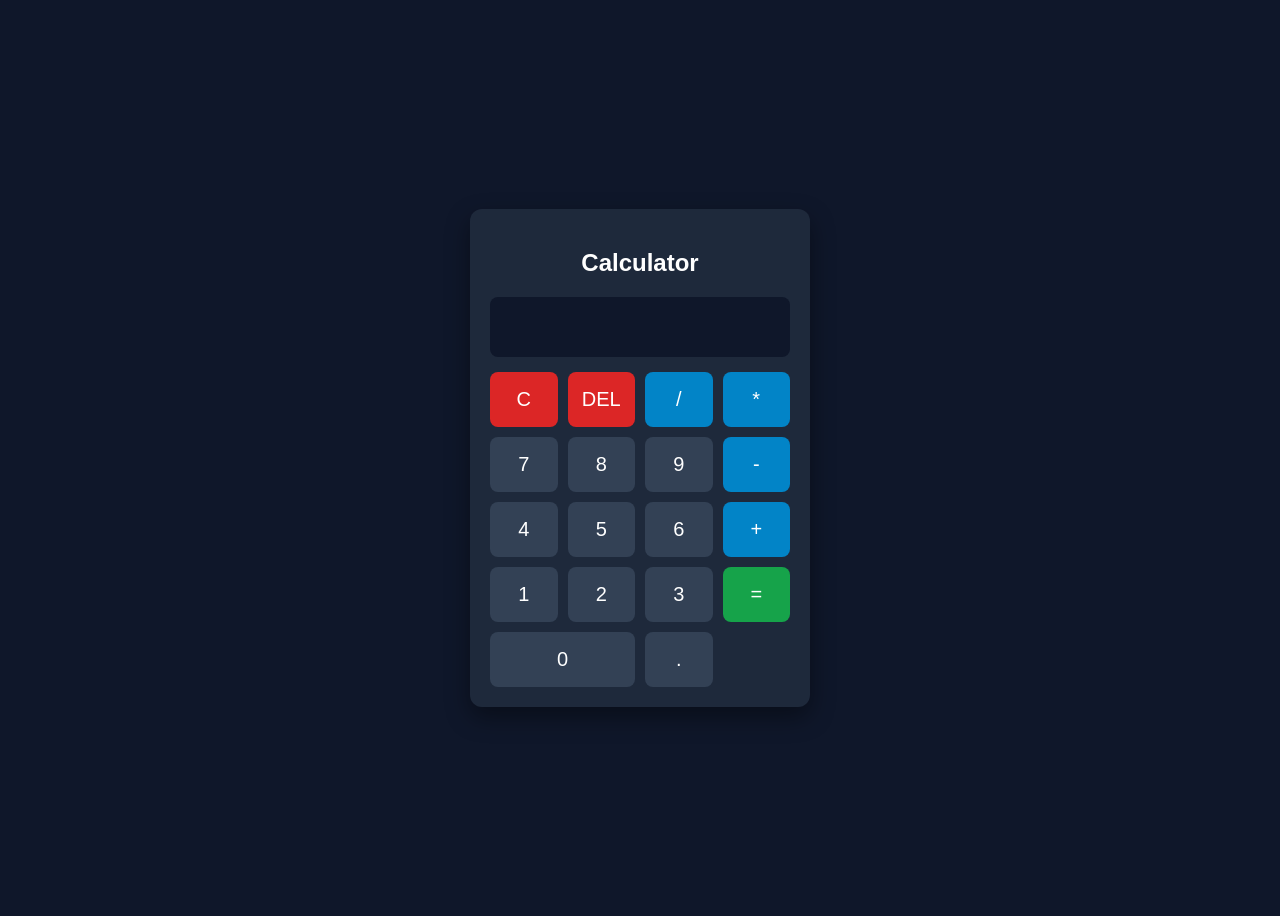
<file: index.html>
<!DOCTYPE html>
<html lang="en">
<head>
    <meta charset="UTF-8">
    <meta name="viewport" content="width=device-width, initial-scale=1.0">
    <title>Smart Calculator</title>
    <link rel="stylesheet" href="style.css">
</head>
<body>

<div class="calculator">
    <h2>Calculator</h2>

    <input type="text" id="display" disabled>

    <div class="buttons">
        <button data-value="C" class="action">C</button>
        <button data-value="DEL" class="action">DEL</button>
        <button data-value="/" class="operator">/</button>
        <button data-value="*" class="operator">*</button>

        <button data-value="7">7</button>
        <button data-value="8">8</button>
        <button data-value="9">9</button>
        <button data-value="-" class="operator">-</button>

        <button data-value="4">4</button>
        <button data-value="5">5</button>
        <button data-value="6">6</button>
        <button data-value="+" class="operator">+</button>

        <button data-value="1">1</button>
        <button data-value="2">2</button>
        <button data-value="3">3</button>
        <button data-value="=" class="equals">=</button>

        <button data-value="0" class="zero">0</button>
        <button data-value=".">.</button>
    </div>
</div>

<script src="index.js"></script>
</body>
</html>
</file>
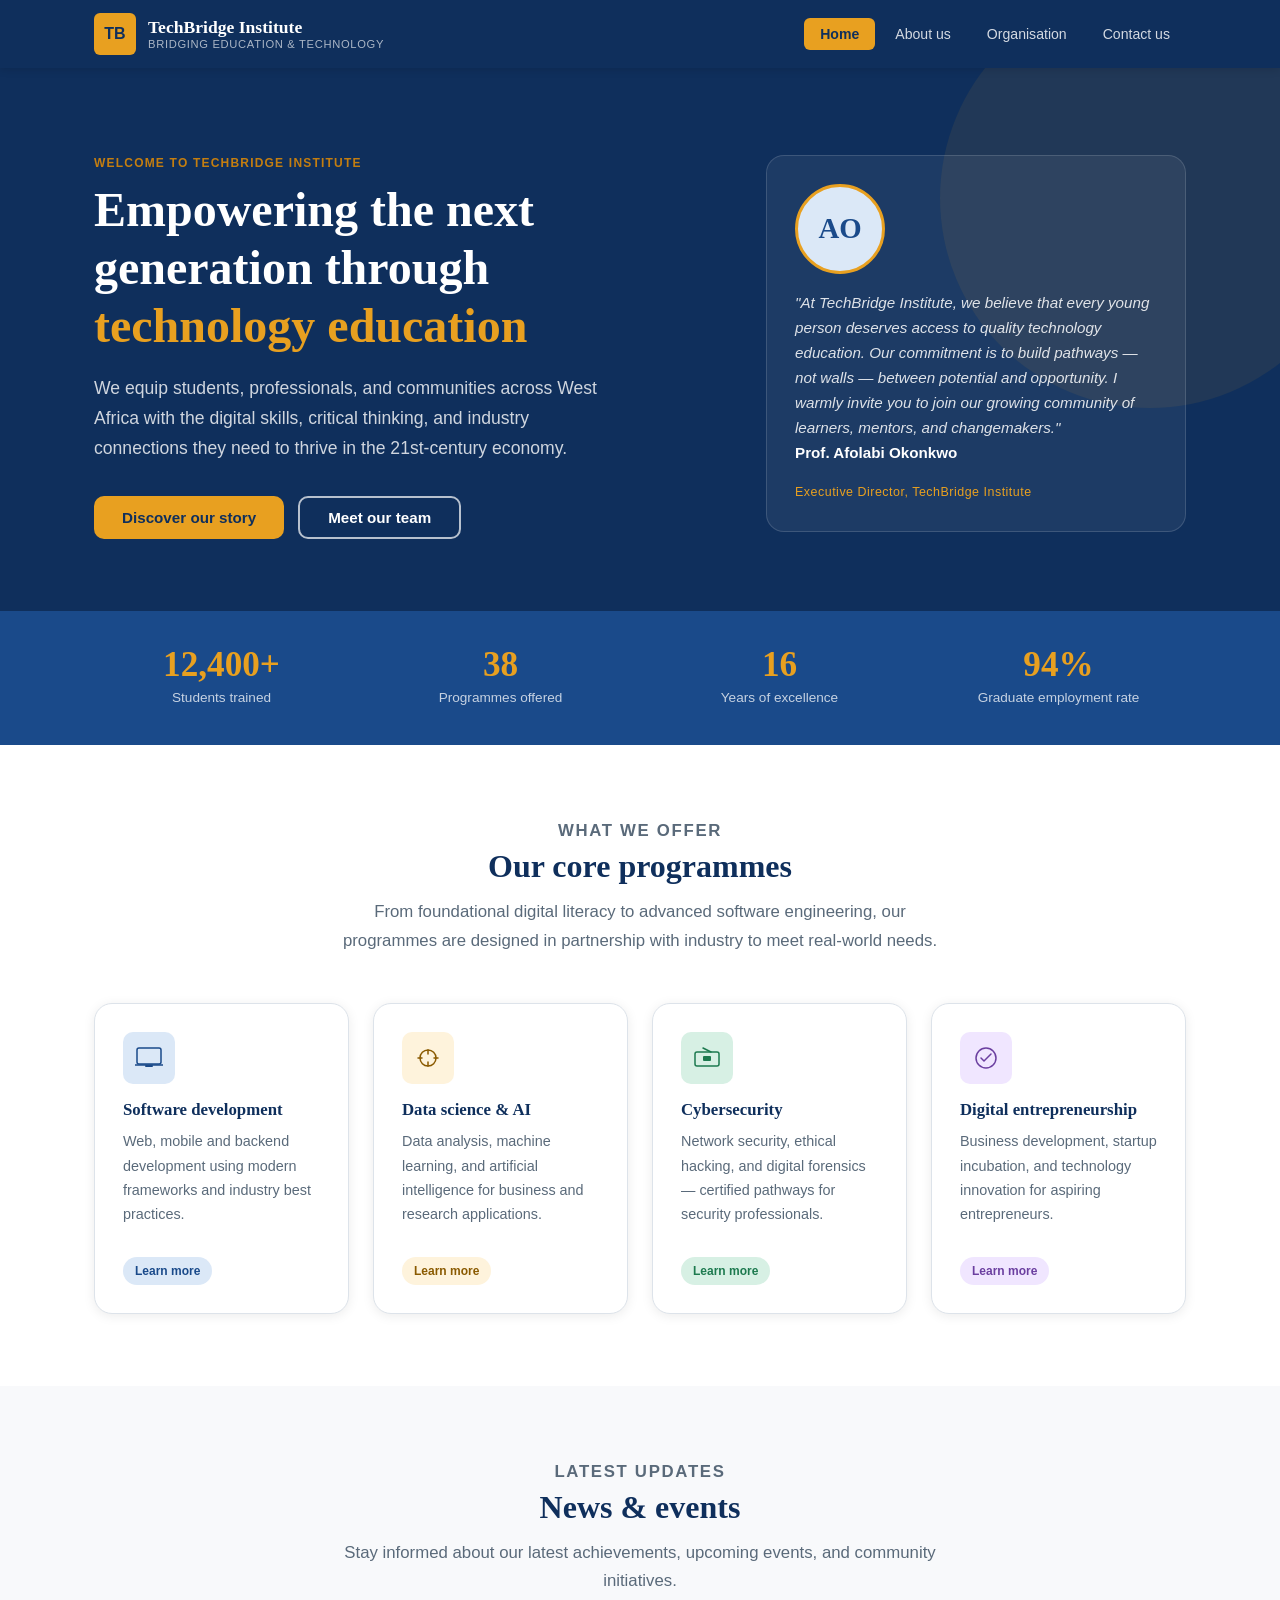
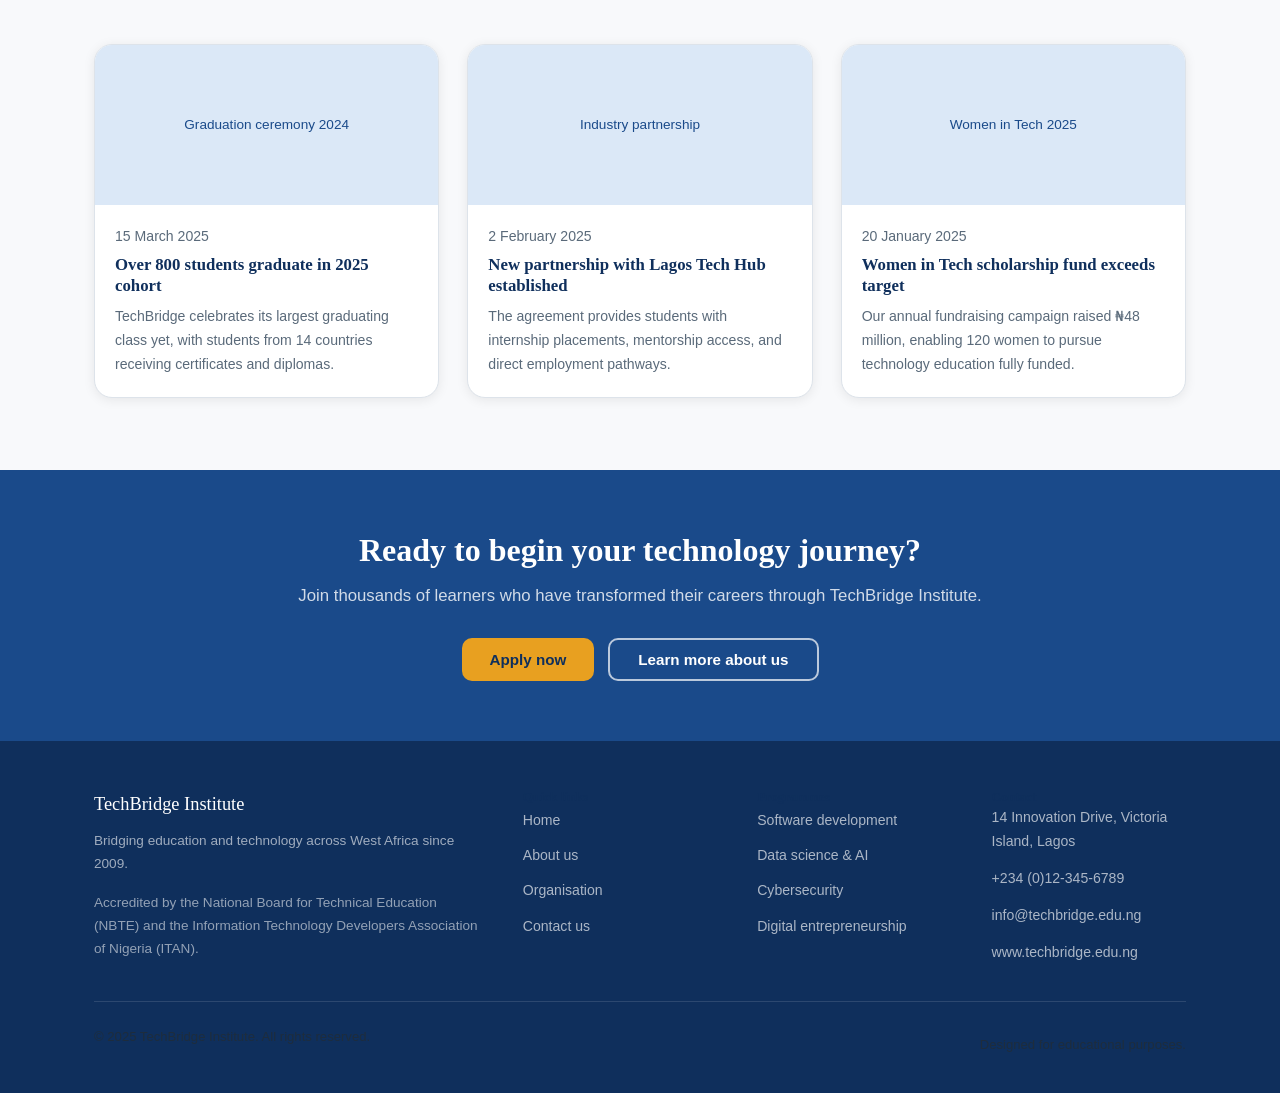
<file: techbridge/index.html>
<!DOCTYPE html>
<html lang="en">
<head>
  <!--
    TechBridge Institute — Home Page (index.html)
    ==============================================
    Purpose : Landing page featuring a welcome message from
              the Executive Director, key statistics, core
              programmes, and recent news highlights.
    Linked  : about.html | organization.html | contact.html
  -->
  <meta charset="UTF-8">
  <meta name="viewport" content="width=device-width, initial-scale=1.0">
  <meta name="description" content="TechBridge Institute — Bridging the gap between education and technology in Africa.">
  <title>TechBridge Institute | Home</title>
  <!-- Shared stylesheet -->
  <link rel="stylesheet" href="css/styles.css">
  <!-- Page-specific styles -->
  <style>
    /* ── Hero section ── */
    .hero {
      background: var(--color-primary-dk);
      color: #fff;
      padding: 80px 0 72px;
      position: relative;
      overflow: hidden;
    }

    /* Decorative geometric accent */
    .hero::after {
      content: '';
      position: absolute;
      right: -80px;
      top: -80px;
      width: 420px;
      height: 420px;
      border-radius: 50%;
      background: rgba(232, 160, 32, 0.08);
      pointer-events: none;
    }

    .hero-inner {
      display: grid;
      grid-template-columns: 1fr 420px;
      gap: 60px;
      align-items: center;
      position: relative;
      z-index: 1;
    }

    .hero-headline {
      font-family: var(--font-heading);
      font-size: clamp(2rem, 4vw, 3rem);
      color: #fff;
      line-height: 1.2;
      margin-bottom: 20px;
    }

    .hero-headline span { color: var(--color-accent); }

    .hero-lead {
      font-size: 1.1rem;
      color: rgba(255,255,255,0.8);
      margin-bottom: 32px;
      max-width: 520px;
    }

    .hero-actions { display: flex; gap: 14px; flex-wrap: wrap; }

    /* Director welcome card */
    .director-card {
      background: rgba(255,255,255,0.06);
      border: 1px solid rgba(255,255,255,0.14);
      border-radius: var(--radius-lg);
      padding: 28px;
    }

    .director-photo {
      width: 90px;
      height: 90px;
      border-radius: 50%;
      background: #dbe8f7;
      display: flex;
      align-items: center;
      justify-content: center;
      font-size: 1.8rem;
      font-weight: 700;
      color: var(--color-primary);
      font-family: var(--font-heading);
      border: 3px solid var(--color-accent);
      margin-bottom: 16px;
    }

    .director-quote {
      font-style: italic;
      color: rgba(255,255,255,0.85);
      font-size: 0.95rem;
      line-height: 1.65;
      margin-bottom: 16px;
    }

    .director-name {
      font-weight: 700;
      color: #fff;
      font-size: 0.95rem;
    }

    .director-title {
      font-size: 0.78rem;
      color: var(--color-accent);
      letter-spacing: 0.04em;
    }

    /* Programmes section */
    .programme-card {
      background: var(--color-surface);
      border-radius: var(--radius-lg);
      border: 1px solid var(--color-border);
      padding: 28px;
      box-shadow: var(--shadow-card);
      transition: transform 0.2s, box-shadow 0.2s;
    }

    .programme-card:hover {
      transform: translateY(-4px);
      box-shadow: 0 8px 24px rgba(0,0,0,0.1);
    }

    .prog-icon {
      width: 52px;
      height: 52px;
      border-radius: var(--radius-md);
      margin-bottom: 16px;
      display: flex;
      align-items: center;
      justify-content: center;
      font-size: 1.5rem;
    }

    .prog-icon-1 { background: #dbe8f7; }
    .prog-icon-2 { background: #fef3dc; }
    .prog-icon-3 { background: #d7f0e4; }
    .prog-icon-4 { background: #f0e6ff; }

    .programme-card h3 {
      margin-bottom: 8px;
      font-size: 1.05rem;
    }

    .programme-card p {
      font-size: 0.9rem;
      color: var(--color-text-muted);
    }

    /* News section */
    .news-card {
      background: var(--color-surface);
      border-radius: var(--radius-lg);
      border: 1px solid var(--color-border);
      overflow: hidden;
      box-shadow: var(--shadow-card);
    }

    .news-img {
      height: 160px;
      background: #dbe8f7;
      display: flex;
      align-items: center;
      justify-content: center;
      color: var(--color-primary);
      font-size: 0.85rem;
      font-weight: 500;
    }

    .news-body { padding: 20px; }

    .news-date {
      font-size: 0.75rem;
      color: var(--color-text-muted);
      margin-bottom: 6px;
    }

    .news-body h4 { margin-bottom: 8px; }
    .news-body p  { font-size: 0.88rem; color: var(--color-text-muted); }

    /* CTA banner */
    .cta-banner {
      background: var(--color-primary);
      color: #fff;
      padding: 60px 0;
      text-align: center;
    }

    .cta-banner h2 { color: #fff; margin-bottom: 12px; }
    .cta-banner p  { color: rgba(255,255,255,0.8); margin-bottom: 28px; font-size: 1.05rem; }

    @media (max-width: 900px) {
      .hero-inner { grid-template-columns: 1fr; }
      .director-card { display: none; } /* hidden on small screens; content preserved in hero text */
    }
  </style>
</head>
<body>

  <!-- ══════════════════════════════════════════
       SITE HEADER & NAVIGATION
       Sticky top bar with brand logo and
       links to all four pages.
  ══════════════════════════════════════════ -->
  <header class="site-header" role="banner">
    <div class="container nav-inner">
      <!-- Brand logo -->
      <a href="index.html" class="nav-logo" aria-label="TechBridge Institute — Home">
        <div class="nav-logo-icon" aria-hidden="true">TB</div>
        <div class="nav-logo-text">
          <span class="nav-logo-name">TechBridge Institute</span>
          <span class="nav-logo-tagline">Bridging Education &amp; Technology</span>
        </div>
      </a>

      <!-- Primary navigation -->
      <nav aria-label="Primary navigation">
        <ul class="nav-links">
          <li><a href="index.html"        class="active" aria-current="page">Home</a></li>
          <li><a href="about.html">About us</a></li>
          <li><a href="organization.html">Organisation</a></li>
          <li><a href="contact.html">Contact us</a></li>
        </ul>
      </nav>
    </div>
  </header>

  <!-- ══════════════════════════════════════════
       HERO — Welcome + Director message
  ══════════════════════════════════════════ -->
  <section class="hero" aria-labelledby="hero-heading">
    <div class="container hero-inner">
      <!-- Left: headline and CTAs -->
      <div class="hero-content">
        <p class="section-label">Welcome to TechBridge Institute</p>
        <h1 class="hero-headline" id="hero-heading">
          Empowering the next generation through <span>technology education</span>
        </h1>
        <p class="hero-lead">
          We equip students, professionals, and communities across West Africa with
          the digital skills, critical thinking, and industry connections they need to
          thrive in the 21st-century economy.
        </p>
        <div class="hero-actions">
          <a href="about.html"        class="btn btn-primary">Discover our story</a>
          <a href="organization.html" class="btn btn-outline">Meet our team</a>
        </div>
      </div>

      <!-- Right: Executive Director welcome card -->
      <aside class="director-card" aria-label="Welcome message from Executive Director">
        <!-- Director initials avatar (replace with real photo in production) -->
        <div class="director-photo" aria-hidden="true">AO</div>
        <blockquote>
          <p class="director-quote">
            "At TechBridge Institute, we believe that every young person deserves access to
            quality technology education. Our commitment is to build pathways — not walls —
            between potential and opportunity. I warmly invite you to join our growing
            community of learners, mentors, and changemakers."
          </p>
        </blockquote>
        <p class="director-name">Prof. Afolabi Okonkwo</p>
        <p class="director-title">Executive Director, TechBridge Institute</p>
      </aside>
    </div>
  </section>

  <!-- ══════════════════════════════════════════
       STATISTICS STRIP
  ══════════════════════════════════════════ -->
  <section class="stats-strip" aria-label="Key statistics">
    <div class="container">
      <div class="grid-4">
        <div>
          <p class="stat-number">12,400+</p>
          <p class="stat-label">Students trained</p>
        </div>
        <div>
          <p class="stat-number">38</p>
          <p class="stat-label">Programmes offered</p>
        </div>
        <div>
          <p class="stat-number">16</p>
          <p class="stat-label">Years of excellence</p>
        </div>
        <div>
          <p class="stat-number">94%</p>
          <p class="stat-label">Graduate employment rate</p>
        </div>
      </div>
    </div>
  </section>

  <!-- ══════════════════════════════════════════
       CORE PROGRAMMES
  ══════════════════════════════════════════ -->
  <section class="section bg-white" aria-labelledby="prog-heading">
    <div class="container">
      <div class="section-header">
        <p class="section-label">What we offer</p>
        <h2 id="prog-heading">Our core programmes</h2>
        <p>
          From foundational digital literacy to advanced software engineering, our
          programmes are designed in partnership with industry to meet real-world needs.
        </p>
      </div>

      <div class="grid-4">
        <!-- Programme 1 -->
        <article class="programme-card">
          <div class="prog-icon prog-icon-1" aria-hidden="true">
            <!-- Laptop icon shape -->
            <svg width="28" height="22" viewBox="0 0 28 22" fill="none" aria-hidden="true">
              <rect x="2" y="1" width="24" height="16" rx="2" stroke="#1a4a8a" stroke-width="1.5" fill="#dbe8f7"/>
              <path d="M0 18h28" stroke="#1a4a8a" stroke-width="1.5" stroke-linecap="round"/>
              <rect x="10" y="18" width="8" height="2" rx="1" fill="#1a4a8a"/>
            </svg>
          </div>
          <h3>Software development</h3>
          <p>Web, mobile and backend development using modern frameworks and industry best practices.</p>
          <a href="about.html" class="badge badge-blue" style="margin-top:14px; display:inline-block;">Learn more</a>
        </article>

        <!-- Programme 2 -->
        <article class="programme-card">
          <div class="prog-icon prog-icon-2" aria-hidden="true">
            <svg width="28" height="24" viewBox="0 0 28 24" fill="none" aria-hidden="true">
              <circle cx="14" cy="12" r="8" stroke="#8a5a00" stroke-width="1.5" fill="#fef3dc"/>
              <path d="M14 4v4M14 16v4M4 12h4M20 12h4" stroke="#8a5a00" stroke-width="1.5" stroke-linecap="round"/>
            </svg>
          </div>
          <h3>Data science &amp; AI</h3>
          <p>Data analysis, machine learning, and artificial intelligence for business and research applications.</p>
          <a href="about.html" class="badge badge-amber" style="margin-top:14px; display:inline-block;">Learn more</a>
        </article>

        <!-- Programme 3 -->
        <article class="programme-card">
          <div class="prog-icon prog-icon-3" aria-hidden="true">
            <svg width="28" height="24" viewBox="0 0 28 24" fill="none" aria-hidden="true">
              <rect x="2" y="6" width="24" height="14" rx="2" stroke="#1d7a4f" stroke-width="1.5" fill="#d7f0e4"/>
              <path d="M10 2l8 4" stroke="#1d7a4f" stroke-width="1.5" stroke-linecap="round"/>
              <rect x="10" y="10" width="8" height="5" rx="1" fill="#1d7a4f"/>
            </svg>
          </div>
          <h3>Cybersecurity</h3>
          <p>Network security, ethical hacking, and digital forensics — certified pathways for security professionals.</p>
          <a href="about.html" class="badge badge-green" style="margin-top:14px; display:inline-block;">Learn more</a>
        </article>

        <!-- Programme 4 -->
        <article class="programme-card">
          <div class="prog-icon prog-icon-4" aria-hidden="true">
            <svg width="28" height="24" viewBox="0 0 28 24" fill="none" aria-hidden="true">
              <circle cx="14" cy="12" r="10" stroke="#6b3fa0" stroke-width="1.5" fill="#f0e6ff"/>
              <path d="M9 12l3 3 7-7" stroke="#6b3fa0" stroke-width="1.5" stroke-linecap="round" stroke-linejoin="round"/>
            </svg>
          </div>
          <h3>Digital entrepreneurship</h3>
          <p>Business development, startup incubation, and technology innovation for aspiring entrepreneurs.</p>
          <a href="about.html" class="badge" style="background:#f0e6ff;color:#6b3fa0;margin-top:14px;display:inline-block;">Learn more</a>
        </article>
      </div>
    </div>
  </section>

  <!-- ══════════════════════════════════════════
       RECENT NEWS
  ══════════════════════════════════════════ -->
  <section class="section bg-light" aria-labelledby="news-heading">
    <div class="container">
      <div class="section-header">
        <p class="section-label">Latest updates</p>
        <h2 id="news-heading">News &amp; events</h2>
        <p>Stay informed about our latest achievements, upcoming events, and community initiatives.</p>
      </div>

      <div class="grid-3">
        <!-- News item 1 -->
        <article class="news-card">
          <div class="news-img" aria-label="Students at graduation ceremony">
            <span>Graduation ceremony 2024</span>
          </div>
          <div class="news-body">
            <p class="news-date">15 March 2025</p>
            <h4>Over 800 students graduate in 2025 cohort</h4>
            <p>TechBridge celebrates its largest graduating class yet, with students from 14 countries receiving certificates and diplomas.</p>
          </div>
        </article>

        <!-- News item 2 -->
        <article class="news-card">
          <div class="news-img" aria-label="Partnership signing event">
            <span>Industry partnership</span>
          </div>
          <div class="news-body">
            <p class="news-date">2 February 2025</p>
            <h4>New partnership with Lagos Tech Hub established</h4>
            <p>The agreement provides students with internship placements, mentorship access, and direct employment pathways.</p>
          </div>
        </article>

        <!-- News item 3 -->
        <article class="news-card">
          <div class="news-img" aria-label="Women in Tech workshop">
            <span>Women in Tech 2025</span>
          </div>
          <div class="news-body">
            <p class="news-date">20 January 2025</p>
            <h4>Women in Tech scholarship fund exceeds target</h4>
            <p>Our annual fundraising campaign raised ₦48 million, enabling 120 women to pursue technology education fully funded.</p>
          </div>
        </article>
      </div>
    </div>
  </section>

  <!-- ══════════════════════════════════════════
       CALL TO ACTION BANNER
  ══════════════════════════════════════════ -->
  <section class="cta-banner" aria-labelledby="cta-heading">
    <div class="container">
      <h2 id="cta-heading">Ready to begin your technology journey?</h2>
      <p>Join thousands of learners who have transformed their careers through TechBridge Institute.</p>
      <div style="display:flex; gap:14px; justify-content:center; flex-wrap:wrap;">
        <a href="contact.html" class="btn btn-primary">Apply now</a>
        <a href="about.html"   class="btn btn-outline">Learn more about us</a>
      </div>
    </div>
  </section>

  <!-- ══════════════════════════════════════════
       SITE FOOTER
  ══════════════════════════════════════════ -->
  <footer class="site-footer" role="contentinfo">
    <div class="container">
      <div class="footer-grid">
        <!-- Column 1 — brand -->
        <div>
          <p class="footer-brand-name">TechBridge Institute</p>
          <p class="footer-tagline">Bridging education and technology across West Africa since 2009.</p>
          <p style="font-size:0.85rem; color:rgba(255,255,255,0.55);">Accredited by the National Board for Technical Education (NBTE) and the Information Technology Developers Association of Nigeria (ITAN).</p>
        </div>

        <!-- Column 2 — quick links -->
        <div>
          <h5>Quick links</h5>
          <ul class="footer-links">
            <li><a href="index.html">Home</a></li>
            <li><a href="about.html">About us</a></li>
            <li><a href="organization.html">Organisation</a></li>
            <li><a href="contact.html">Contact us</a></li>
          </ul>
        </div>

        <!-- Column 3 — programmes -->
        <div>
          <h5>Programmes</h5>
          <ul class="footer-links">
            <li><a href="about.html">Software development</a></li>
            <li><a href="about.html">Data science &amp; AI</a></li>
            <li><a href="about.html">Cybersecurity</a></li>
            <li><a href="about.html">Digital entrepreneurship</a></li>
          </ul>
        </div>

        <!-- Column 4 — contact snippet -->
        <div>
          <h5>Contact</h5>
          <ul class="footer-links" style="gap:10px;">
            <li style="color:rgba(255,255,255,0.65); font-size:0.88rem;">14 Innovation Drive, Victoria Island, Lagos</li>
            <li><a href="tel:+2341234567890">+234 (0)12-345-6789</a></li>
            <li><a href="mailto:info@techbridge.edu.ng">info@techbridge.edu.ng</a></li>
            <li><a href="https://www.techbridge.edu.ng">www.techbridge.edu.ng</a></li>
          </ul>
        </div>
      </div>

      <!-- Footer bottom bar -->
      <div class="footer-bottom">
        <p>&copy; 2025 TechBridge Institute. All rights reserved.</p>
        <p>Designed for educational purposes.</p>
      </div>
    </div>
  </footer>

</body>
</html>
</file>
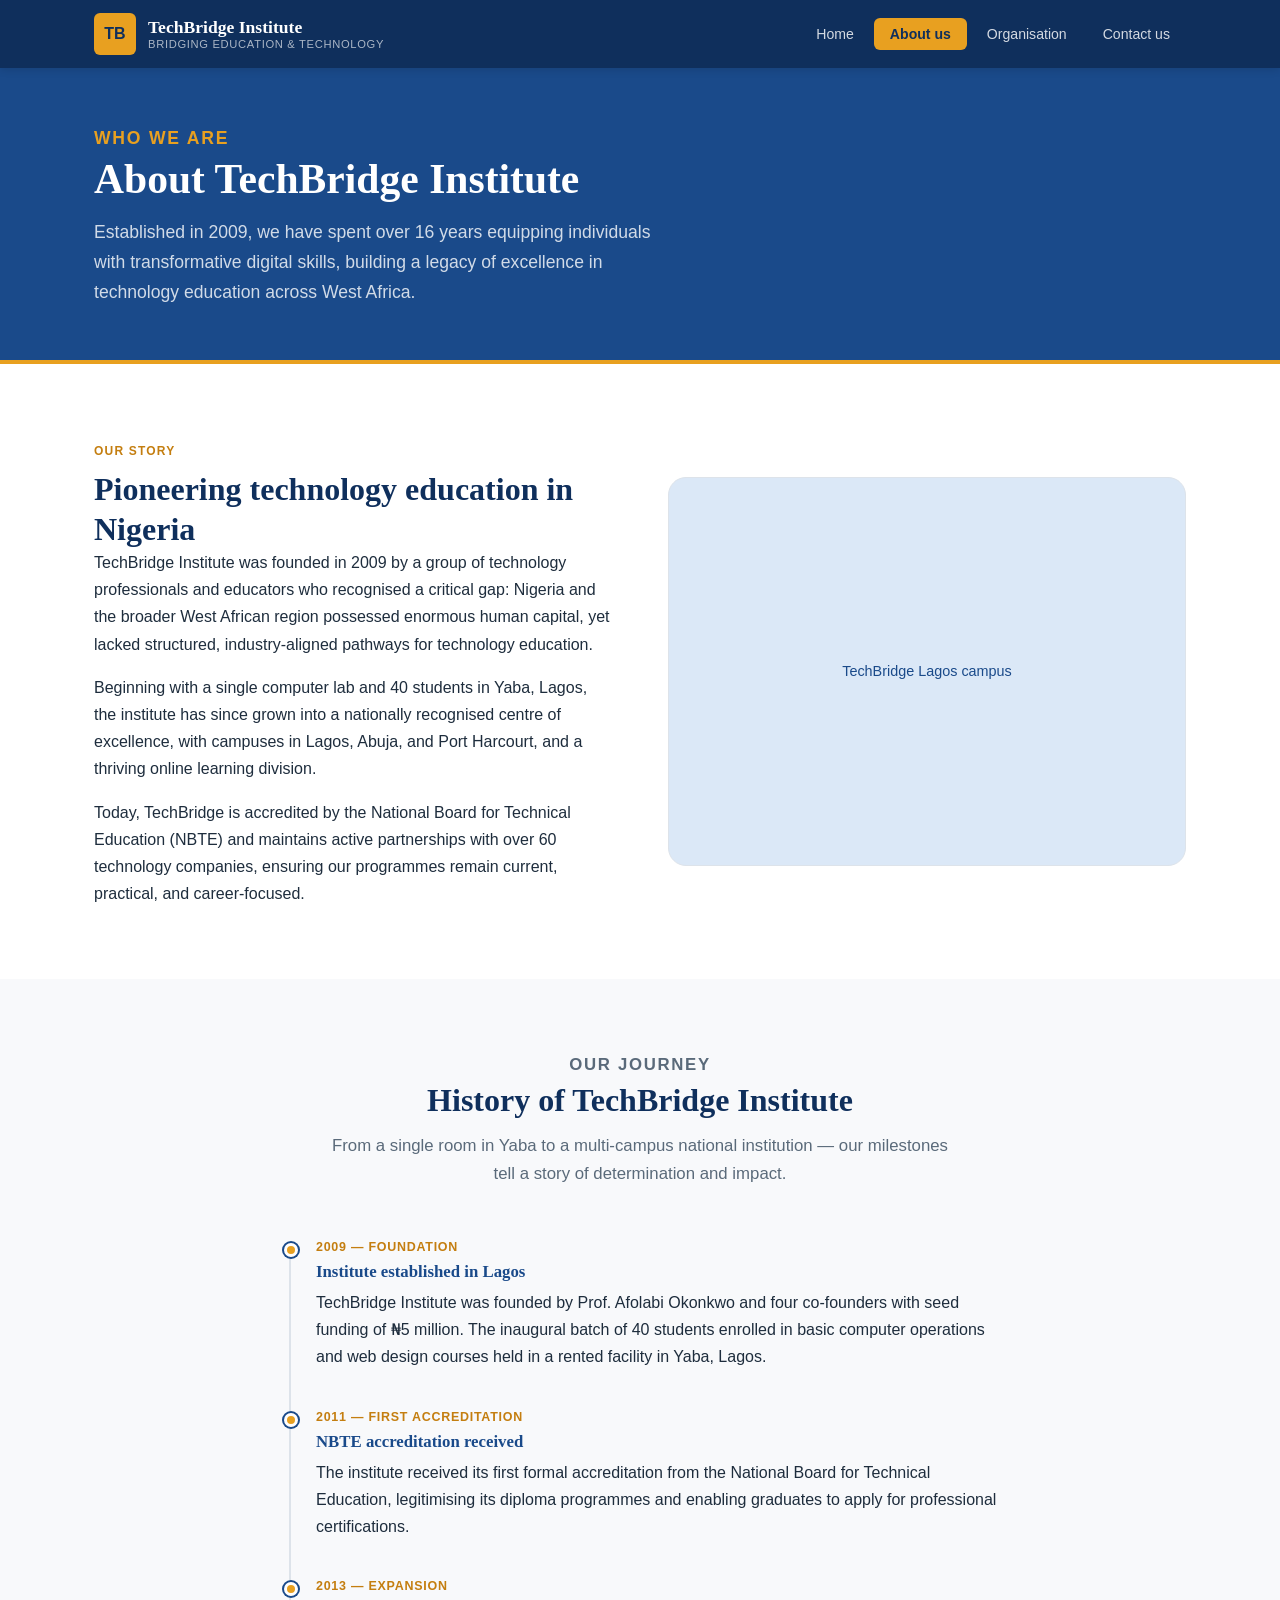
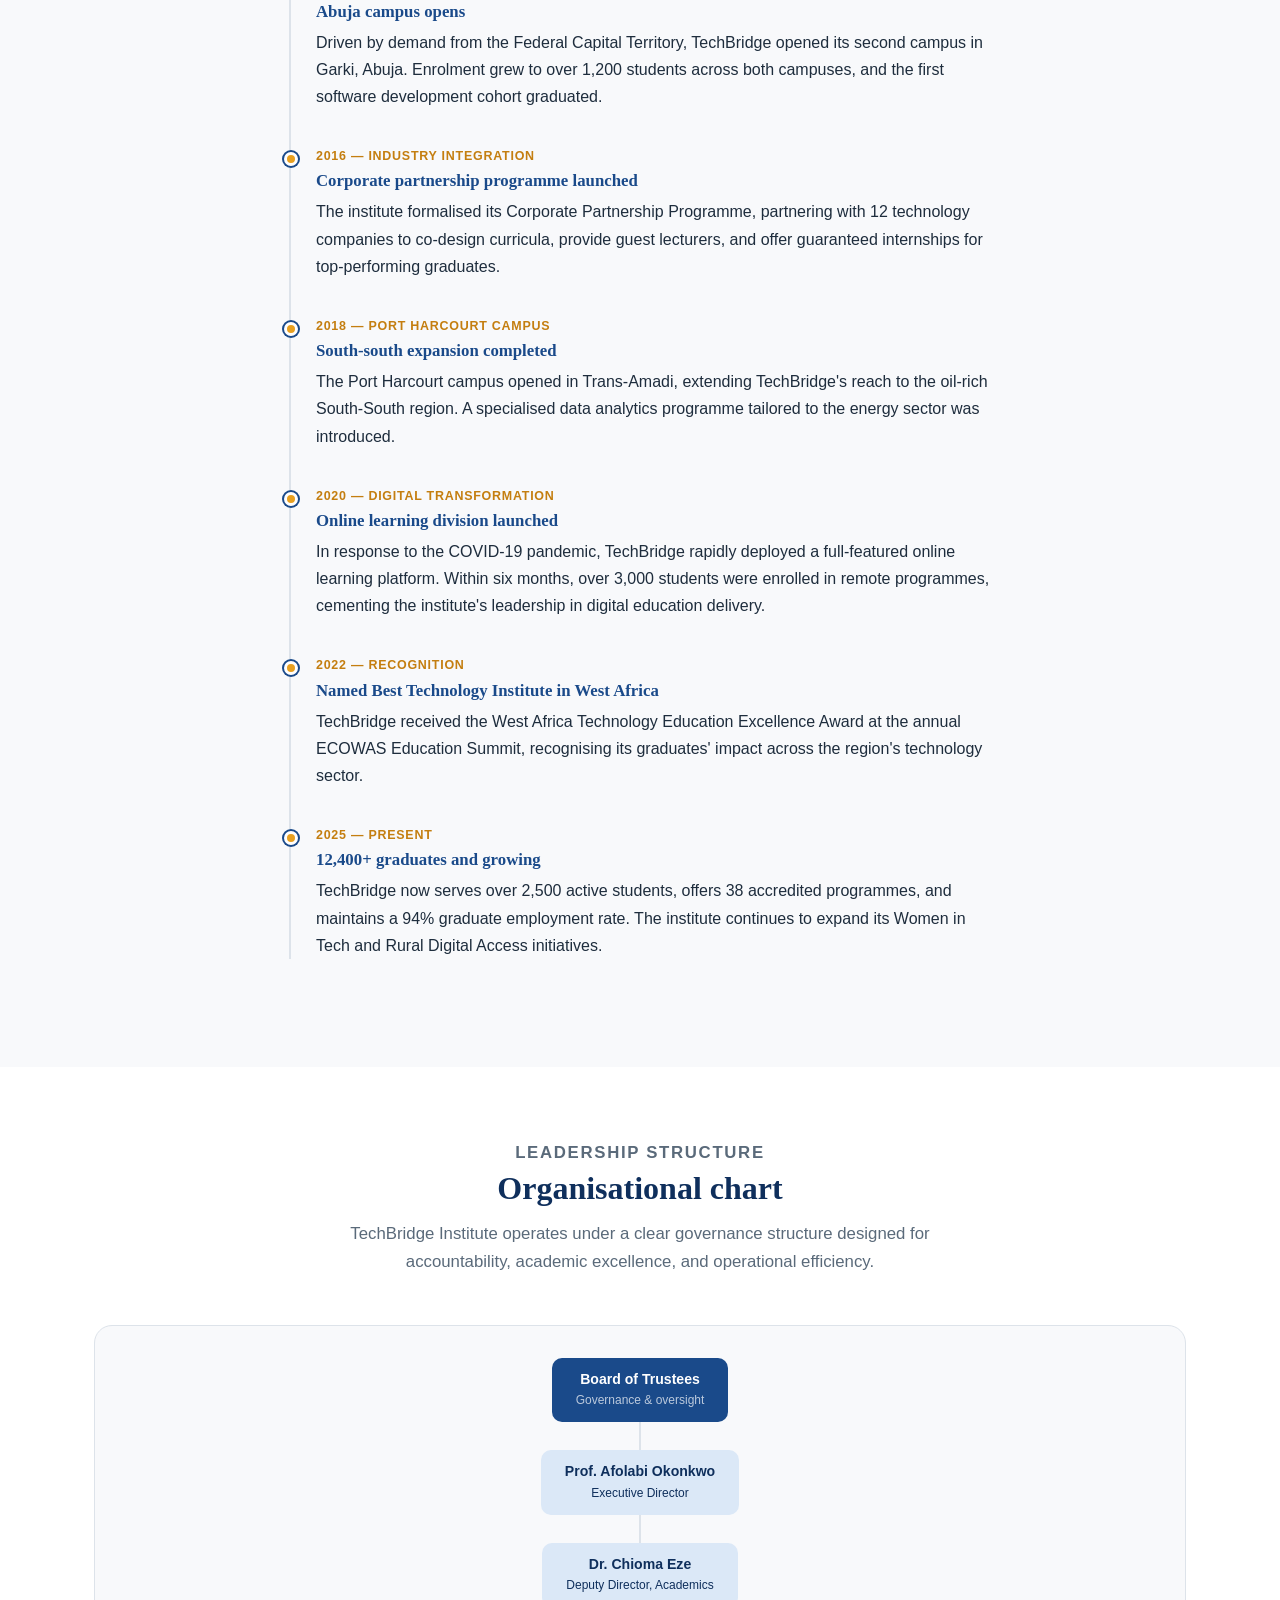
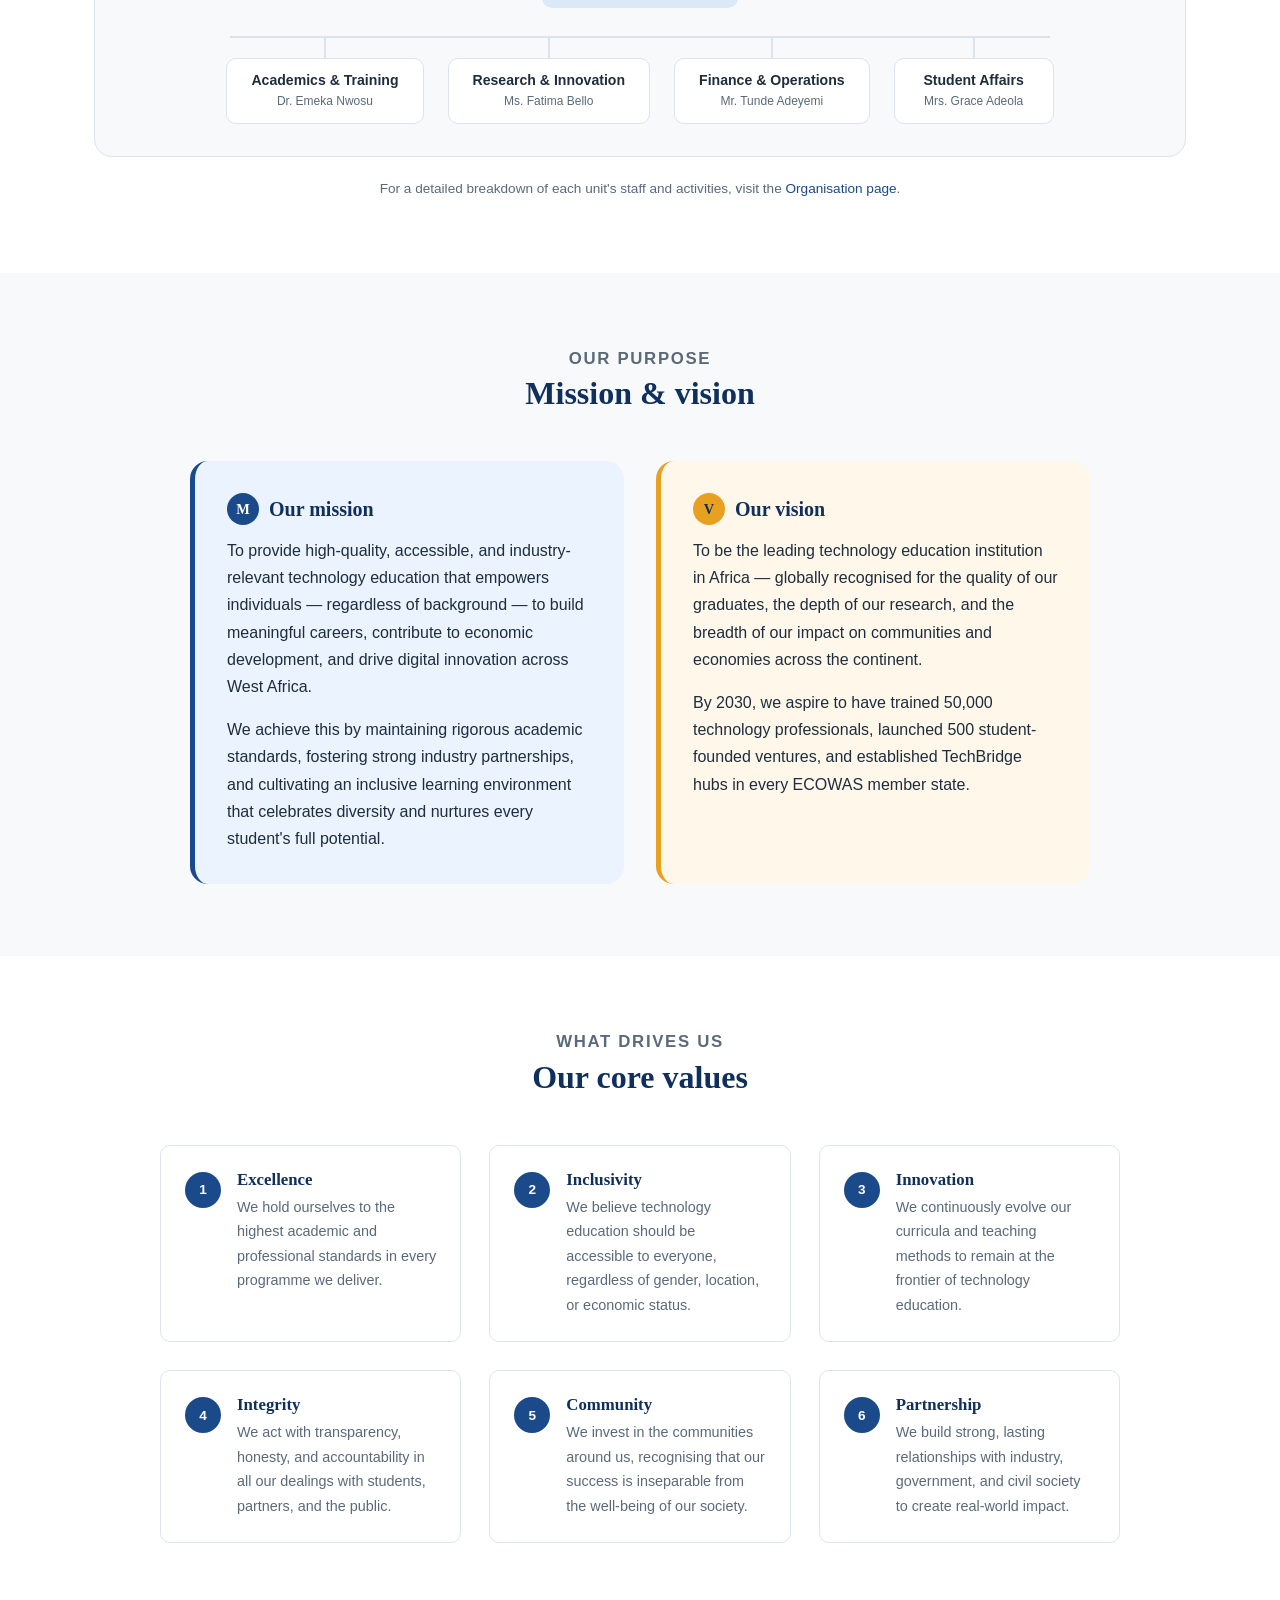
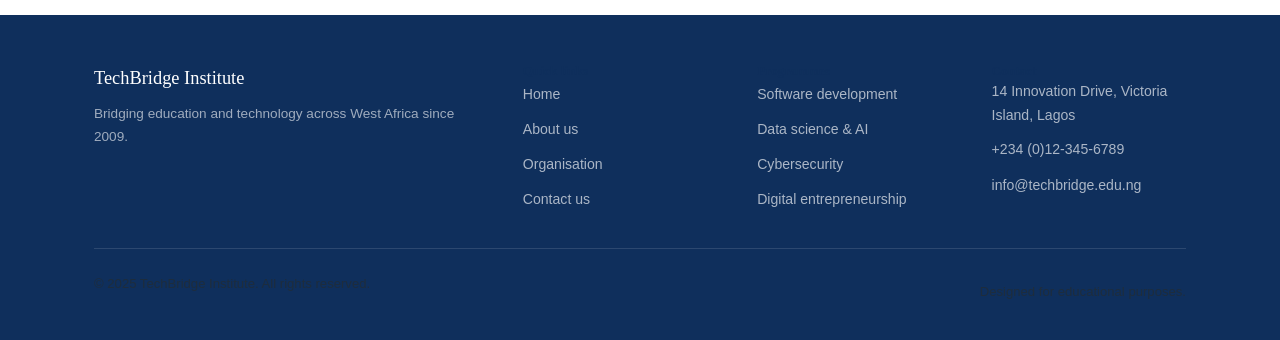
<file: techbridge/about.html>
<!DOCTYPE html>
<html lang="en">
<head>
  <!--
    TechBridge Institute — About Us Page (about.html)
    ==================================================
    Purpose : Organisation history timeline, organogram,
              mission statement, and vision statement.
    Linked  : index.html | organization.html | contact.html
  -->
  <meta charset="UTF-8">
  <meta name="viewport" content="width=device-width, initial-scale=1.0">
  <meta name="description" content="Learn about TechBridge Institute's history, mission, vision, and leadership structure.">
  <title>About Us | TechBridge Institute</title>
  <link rel="stylesheet" href="css/styles.css">
  <style>
    /* ── About page specific styles ── */

    /* Values grid */
    .value-item {
      padding: 24px;
      border-radius: var(--radius-md);
      background: var(--color-surface);
      border: 1px solid var(--color-border);
      display: flex;
      gap: 16px;
      align-items: flex-start;
    }

    .value-dot {
      width: 36px;
      height: 36px;
      border-radius: 50%;
      background: var(--color-primary);
      color: #fff;
      display: flex;
      align-items: center;
      justify-content: center;
      font-weight: 700;
      font-size: 0.85rem;
      flex-shrink: 0;
      margin-top: 2px;
    }

    .value-item h4 { margin-bottom: 4px; }
    .value-item p  { font-size: 0.9rem; color: var(--color-text-muted); margin:0; }

    /* Intro two-column split */
    .about-intro {
      display: grid;
      grid-template-columns: 1fr 1fr;
      gap: 56px;
      align-items: center;
    }

    .intro-img {
      width: 100%;
      aspect-ratio: 4/3;
      background: #dbe8f7;
      border-radius: var(--radius-lg);
      display: flex;
      align-items: center;
      justify-content: center;
      color: var(--color-primary);
      font-weight: 500;
      font-size: 0.9rem;
      border: 1px solid var(--color-border);
    }

    @media (max-width: 720px) {
      .about-intro { grid-template-columns: 1fr; }
    }
  </style>
</head>
<body>

  <!-- ══════════════════════════════════════════
       NAVIGATION (shared across all pages)
  ══════════════════════════════════════════ -->
  <header class="site-header" role="banner">
    <div class="container nav-inner">
      <a href="index.html" class="nav-logo" aria-label="TechBridge Institute — Home">
        <div class="nav-logo-icon" aria-hidden="true">TB</div>
        <div class="nav-logo-text">
          <span class="nav-logo-name">TechBridge Institute</span>
          <span class="nav-logo-tagline">Bridging Education &amp; Technology</span>
        </div>
      </a>
      <nav aria-label="Primary navigation">
        <ul class="nav-links">
          <li><a href="index.html">Home</a></li>
          <li><a href="about.html" class="active" aria-current="page">About us</a></li>
          <li><a href="organization.html">Organisation</a></li>
          <li><a href="contact.html">Contact us</a></li>
        </ul>
      </nav>
    </div>
  </header>

  <!-- ══════════════════════════════════════════
       PAGE HERO
  ══════════════════════════════════════════ -->
  <section class="page-hero" aria-labelledby="page-heading">
    <div class="container">
      <p class="section-label" style="color:var(--color-accent);">Who we are</p>
      <h1 id="page-heading">About TechBridge Institute</h1>
      <p>
        Established in 2009, we have spent over 16 years equipping individuals
        with transformative digital skills, building a legacy of excellence in
        technology education across West Africa.
      </p>
    </div>
  </section>

  <!-- ══════════════════════════════════════════
       INTRODUCTION
  ══════════════════════════════════════════ -->
  <section class="section bg-white" aria-labelledby="intro-heading">
    <div class="container">
      <div class="about-intro">
        <!-- Text column -->
        <div>
          <p class="section-label">Our story</p>
          <h2 id="intro-heading">Pioneering technology education in Nigeria</h2>
          <p>
            TechBridge Institute was founded in 2009 by a group of technology professionals
            and educators who recognised a critical gap: Nigeria and the broader West African
            region possessed enormous human capital, yet lacked structured, industry-aligned
            pathways for technology education.
          </p>
          <p>
            Beginning with a single computer lab and 40 students in Yaba, Lagos, the institute
            has since grown into a nationally recognised centre of excellence, with campuses in
            Lagos, Abuja, and Port Harcourt, and a thriving online learning division.
          </p>
          <p>
            Today, TechBridge is accredited by the National Board for Technical Education (NBTE)
            and maintains active partnerships with over 60 technology companies, ensuring our
            programmes remain current, practical, and career-focused.
          </p>
        </div>

        <!-- Image placeholder (replace with actual campus photo) -->
        <div class="intro-img" role="img" aria-label="TechBridge Institute Lagos campus">
          TechBridge Lagos campus
        </div>
      </div>
    </div>
  </section>

  <!-- ══════════════════════════════════════════
       HISTORY TIMELINE
  ══════════════════════════════════════════ -->
  <section class="section bg-light" aria-labelledby="history-heading">
    <div class="container">
      <div class="section-header">
        <p class="section-label">Our journey</p>
        <h2 id="history-heading">History of TechBridge Institute</h2>
        <p>From a single room in Yaba to a multi-campus national institution — our milestones tell a story of determination and impact.</p>
      </div>

      <!-- Timeline component -->
      <div style="max-width:720px; margin:0 auto;">
        <div class="timeline" role="list">

          <!-- 2009 -->
          <div class="timeline-item" role="listitem">
            <p class="timeline-year">2009 — Foundation</p>
            <h4>Institute established in Lagos</h4>
            <p>
              TechBridge Institute was founded by Prof. Afolabi Okonkwo and four co-founders
              with seed funding of ₦5 million. The inaugural batch of 40 students enrolled in
              basic computer operations and web design courses held in a rented facility in
              Yaba, Lagos.
            </p>
          </div>

          <!-- 2011 -->
          <div class="timeline-item" role="listitem">
            <p class="timeline-year">2011 — First accreditation</p>
            <h4>NBTE accreditation received</h4>
            <p>
              The institute received its first formal accreditation from the National Board
              for Technical Education, legitimising its diploma programmes and enabling
              graduates to apply for professional certifications.
            </p>
          </div>

          <!-- 2013 -->
          <div class="timeline-item" role="listitem">
            <p class="timeline-year">2013 — Expansion</p>
            <h4>Abuja campus opens</h4>
            <p>
              Driven by demand from the Federal Capital Territory, TechBridge opened its
              second campus in Garki, Abuja. Enrolment grew to over 1,200 students across
              both campuses, and the first software development cohort graduated.
            </p>
          </div>

          <!-- 2016 -->
          <div class="timeline-item" role="listitem">
            <p class="timeline-year">2016 — Industry integration</p>
            <h4>Corporate partnership programme launched</h4>
            <p>
              The institute formalised its Corporate Partnership Programme, partnering with
              12 technology companies to co-design curricula, provide guest lecturers,
              and offer guaranteed internships for top-performing graduates.
            </p>
          </div>

          <!-- 2018 -->
          <div class="timeline-item" role="listitem">
            <p class="timeline-year">2018 — Port Harcourt campus</p>
            <h4>South-south expansion completed</h4>
            <p>
              The Port Harcourt campus opened in Trans-Amadi, extending TechBridge's reach
              to the oil-rich South-South region. A specialised data analytics programme
              tailored to the energy sector was introduced.
            </p>
          </div>

          <!-- 2020 -->
          <div class="timeline-item" role="listitem">
            <p class="timeline-year">2020 — Digital transformation</p>
            <h4>Online learning division launched</h4>
            <p>
              In response to the COVID-19 pandemic, TechBridge rapidly deployed a
              full-featured online learning platform. Within six months, over 3,000
              students were enrolled in remote programmes, cementing the institute's
              leadership in digital education delivery.
            </p>
          </div>

          <!-- 2022 -->
          <div class="timeline-item" role="listitem">
            <p class="timeline-year">2022 — Recognition</p>
            <h4>Named Best Technology Institute in West Africa</h4>
            <p>
              TechBridge received the West Africa Technology Education Excellence Award
              at the annual ECOWAS Education Summit, recognising its graduates' impact
              across the region's technology sector.
            </p>
          </div>

          <!-- 2025 -->
          <div class="timeline-item" role="listitem">
            <p class="timeline-year">2025 — Present</p>
            <h4>12,400+ graduates and growing</h4>
            <p>
              TechBridge now serves over 2,500 active students, offers 38 accredited
              programmes, and maintains a 94% graduate employment rate. The institute
              continues to expand its Women in Tech and Rural Digital Access initiatives.
            </p>
          </div>

        </div>
      </div>
    </div>
  </section>

  <!-- ══════════════════════════════════════════
       ORGANOGRAM
  ══════════════════════════════════════════ -->
  <section class="section bg-white" aria-labelledby="org-heading">
    <div class="container">
      <div class="section-header">
        <p class="section-label">Leadership structure</p>
        <h2 id="org-heading">Organisational chart</h2>
        <p>
          TechBridge Institute operates under a clear governance structure designed for
          accountability, academic excellence, and operational efficiency.
        </p>
      </div>

      <!-- Organogram diagram -->
      <div class="org-chart" role="img" aria-label="Organisational chart showing Board of Trustees at top, Executive Director below, and four directorate units at the base">

        <!-- Level 1: Board of Trustees -->
        <div style="margin-bottom:0;">
          <div class="org-node org-node-top" style="display:inline-flex; border-radius:var(--radius-md);">
            <span class="org-name">Board of Trustees</span>
            <span class="org-title" style="color:rgba(255,255,255,0.7);">Governance &amp; oversight</span>
          </div>
        </div>
        <div class="org-connector"></div>

        <!-- Level 2: Executive Director -->
        <div>
          <div class="org-node org-node-mid" style="display:inline-flex; border-radius:var(--radius-md);">
            <span class="org-name">Prof. Afolabi Okonkwo</span>
            <span class="org-title">Executive Director</span>
          </div>
        </div>
        <div class="org-connector"></div>

        <!-- Level 3: Deputy Director -->
        <div>
          <div class="org-node org-node-mid" style="display:inline-flex; border-radius:var(--radius-md);">
            <span class="org-name">Dr. Chioma Eze</span>
            <span class="org-title">Deputy Director, Academics</span>
          </div>
        </div>

        <!-- Horizontal line connecting level 4 -->
        <div style="display:flex; justify-content:center; margin:0 auto; width:80%;">
          <div style="width:100%; height:2px; background:var(--color-border); margin-top:28px; margin-bottom:0;"></div>
        </div>

        <!-- Level 4: Four directorates -->
        <div class="org-row" style="margin-top:0; align-items:flex-start;">
          <div class="org-branch">
            <div class="org-connector" style="height:20px;"></div>
            <div class="org-node org-node-low">
              <span class="org-name">Academics &amp; Training</span>
              <span class="org-title" style="color:var(--color-text-muted);">Dr. Emeka Nwosu</span>
            </div>
          </div>
          <div class="org-branch">
            <div class="org-connector" style="height:20px;"></div>
            <div class="org-node org-node-low">
              <span class="org-name">Research &amp; Innovation</span>
              <span class="org-title" style="color:var(--color-text-muted);">Ms. Fatima Bello</span>
            </div>
          </div>
          <div class="org-branch">
            <div class="org-connector" style="height:20px;"></div>
            <div class="org-node org-node-low">
              <span class="org-name">Finance &amp; Operations</span>
              <span class="org-title" style="color:var(--color-text-muted);">Mr. Tunde Adeyemi</span>
            </div>
          </div>
          <div class="org-branch">
            <div class="org-connector" style="height:20px;"></div>
            <div class="org-node org-node-low">
              <span class="org-name">Student Affairs</span>
              <span class="org-title" style="color:var(--color-text-muted);">Mrs. Grace Adeola</span>
            </div>
          </div>
        </div>

      </div><!-- /.org-chart -->

      <p style="text-align:center; margin-top:20px; font-size:0.85rem; color:var(--color-text-muted);">
        For a detailed breakdown of each unit's staff and activities, visit the
        <a href="organization.html">Organisation page</a>.
      </p>

    </div>
  </section>

  <!-- ══════════════════════════════════════════
       MISSION & VISION
  ══════════════════════════════════════════ -->
  <section class="section bg-light" aria-labelledby="mv-heading">
    <div class="container">
      <div class="section-header">
        <p class="section-label">Our purpose</p>
        <h2 id="mv-heading">Mission &amp; vision</h2>
      </div>

      <div class="grid-2" style="max-width:900px; margin:0 auto;">
        <!-- Mission -->
        <div class="mv-card mission" role="article">
          <h3>
            <span class="mv-icon mv-icon-blue" aria-hidden="true">M</span>
            Our mission
          </h3>
          <p>
            To provide high-quality, accessible, and industry-relevant technology education
            that empowers individuals — regardless of background — to build meaningful
            careers, contribute to economic development, and drive digital innovation
            across West Africa.
          </p>
          <p>
            We achieve this by maintaining rigorous academic standards, fostering strong
            industry partnerships, and cultivating an inclusive learning environment that
            celebrates diversity and nurtures every student's full potential.
          </p>
        </div>

        <!-- Vision -->
        <div class="mv-card vision" role="article">
          <h3>
            <span class="mv-icon mv-icon-amber" aria-hidden="true">V</span>
            Our vision
          </h3>
          <p>
            To be the leading technology education institution in Africa — globally
            recognised for the quality of our graduates, the depth of our research,
            and the breadth of our impact on communities and economies across the continent.
          </p>
          <p>
            By 2030, we aspire to have trained 50,000 technology professionals, launched
            500 student-founded ventures, and established TechBridge hubs in every
            ECOWAS member state.
          </p>
        </div>
      </div>
    </div>
  </section>

  <!-- ══════════════════════════════════════════
       CORE VALUES
  ══════════════════════════════════════════ -->
  <section class="section bg-white" aria-labelledby="values-heading">
    <div class="container">
      <div class="section-header">
        <p class="section-label">What drives us</p>
        <h2 id="values-heading">Our core values</h2>
      </div>

      <div class="grid-3" style="max-width:960px; margin:0 auto;">
        <div class="value-item">
          <div class="value-dot" aria-hidden="true">1</div>
          <div>
            <h4>Excellence</h4>
            <p>We hold ourselves to the highest academic and professional standards in every programme we deliver.</p>
          </div>
        </div>
        <div class="value-item">
          <div class="value-dot" aria-hidden="true">2</div>
          <div>
            <h4>Inclusivity</h4>
            <p>We believe technology education should be accessible to everyone, regardless of gender, location, or economic status.</p>
          </div>
        </div>
        <div class="value-item">
          <div class="value-dot" aria-hidden="true">3</div>
          <div>
            <h4>Innovation</h4>
            <p>We continuously evolve our curricula and teaching methods to remain at the frontier of technology education.</p>
          </div>
        </div>
        <div class="value-item">
          <div class="value-dot" aria-hidden="true">4</div>
          <div>
            <h4>Integrity</h4>
            <p>We act with transparency, honesty, and accountability in all our dealings with students, partners, and the public.</p>
          </div>
        </div>
        <div class="value-item">
          <div class="value-dot" aria-hidden="true">5</div>
          <div>
            <h4>Community</h4>
            <p>We invest in the communities around us, recognising that our success is inseparable from the well-being of our society.</p>
          </div>
        </div>
        <div class="value-item">
          <div class="value-dot" aria-hidden="true">6</div>
          <div>
            <h4>Partnership</h4>
            <p>We build strong, lasting relationships with industry, government, and civil society to create real-world impact.</p>
          </div>
        </div>
      </div>
    </div>
  </section>

  <!-- ══════════════════════════════════════════
       FOOTER (shared across all pages)
  ══════════════════════════════════════════ -->
  <footer class="site-footer" role="contentinfo">
    <div class="container">
      <div class="footer-grid">
        <div>
          <p class="footer-brand-name">TechBridge Institute</p>
          <p class="footer-tagline">Bridging education and technology across West Africa since 2009.</p>
        </div>
        <div>
          <h5>Quick links</h5>
          <ul class="footer-links">
            <li><a href="index.html">Home</a></li>
            <li><a href="about.html">About us</a></li>
            <li><a href="organization.html">Organisation</a></li>
            <li><a href="contact.html">Contact us</a></li>
          </ul>
        </div>
        <div>
          <h5>Programmes</h5>
          <ul class="footer-links">
            <li><a href="about.html">Software development</a></li>
            <li><a href="about.html">Data science &amp; AI</a></li>
            <li><a href="about.html">Cybersecurity</a></li>
            <li><a href="about.html">Digital entrepreneurship</a></li>
          </ul>
        </div>
        <div>
          <h5>Contact</h5>
          <ul class="footer-links">
            <li style="color:rgba(255,255,255,0.65); font-size:0.88rem;">14 Innovation Drive, Victoria Island, Lagos</li>
            <li><a href="tel:+2341234567890">+234 (0)12-345-6789</a></li>
            <li><a href="mailto:info@techbridge.edu.ng">info@techbridge.edu.ng</a></li>
          </ul>
        </div>
      </div>
      <div class="footer-bottom">
        <p>&copy; 2025 TechBridge Institute. All rights reserved.</p>
        <p>Designed for educational purposes.</p>
      </div>
    </div>
  </footer>

</body>
</html>
</file>
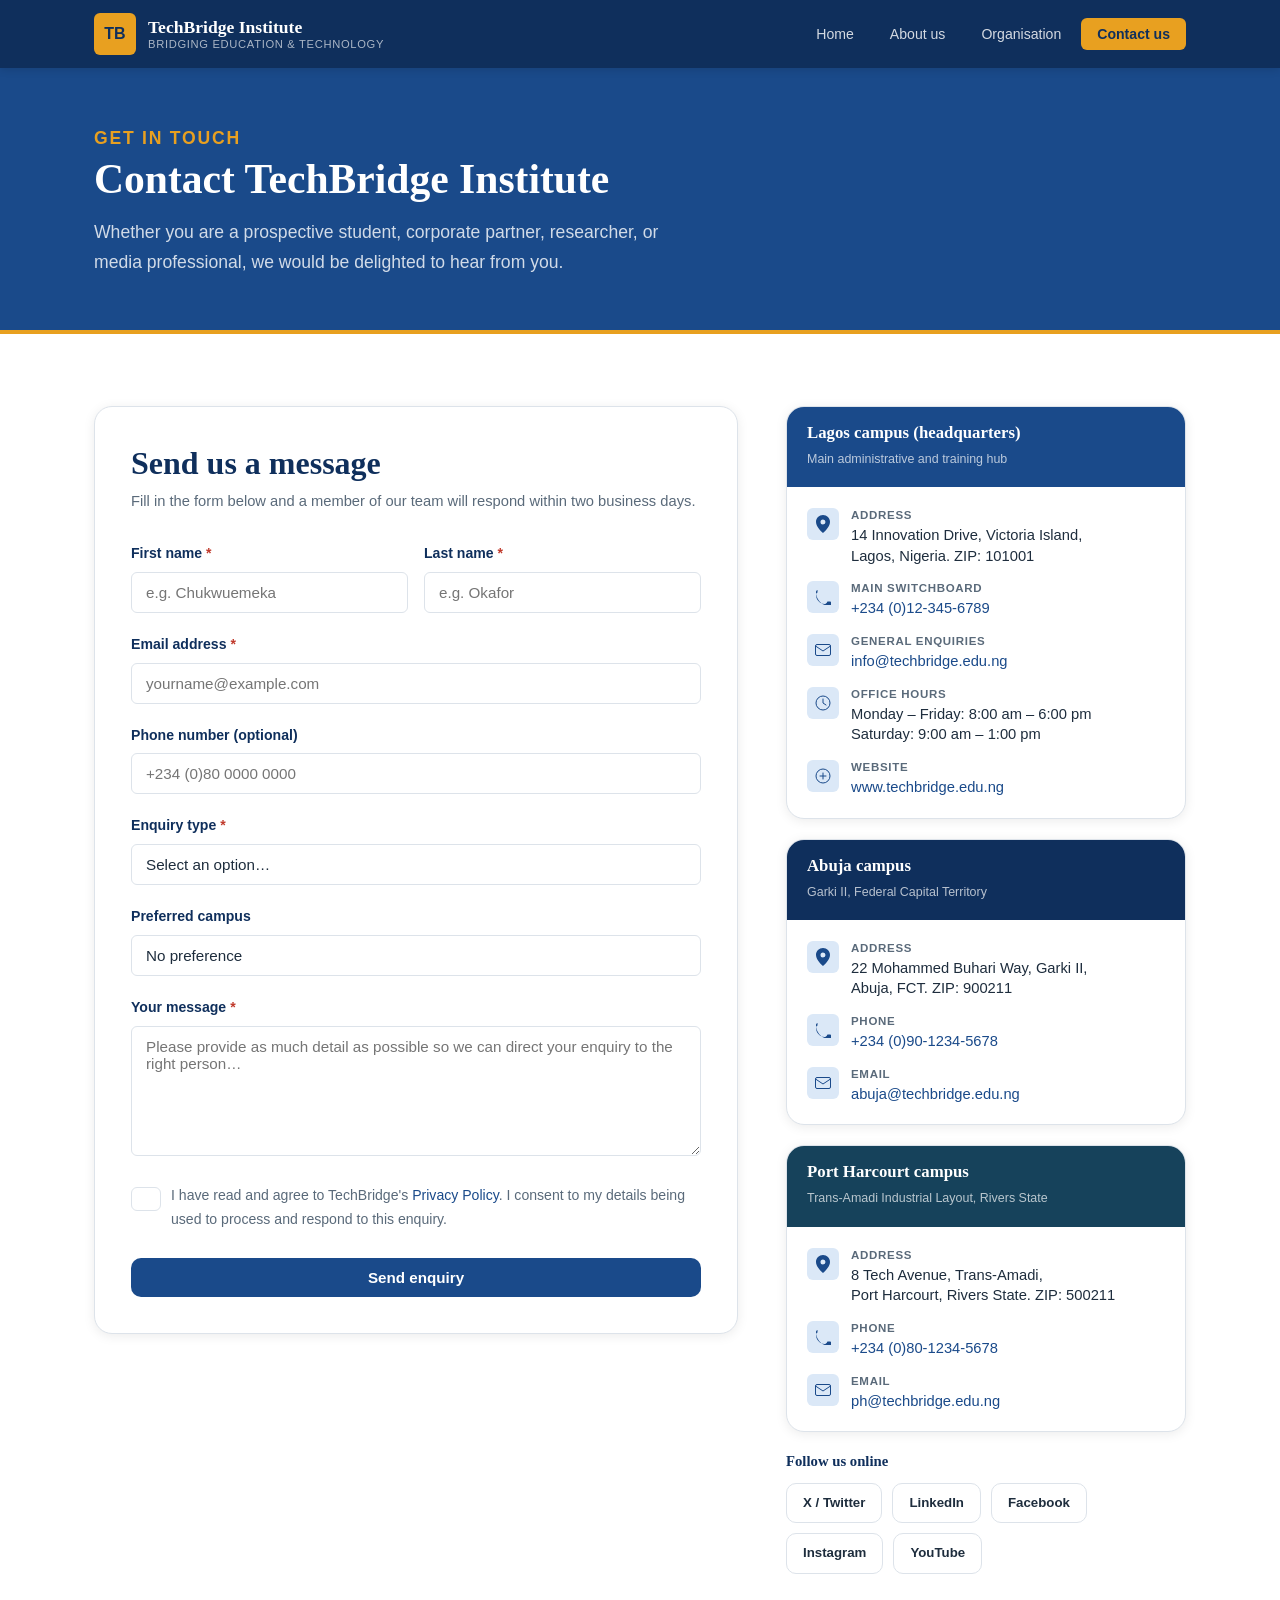
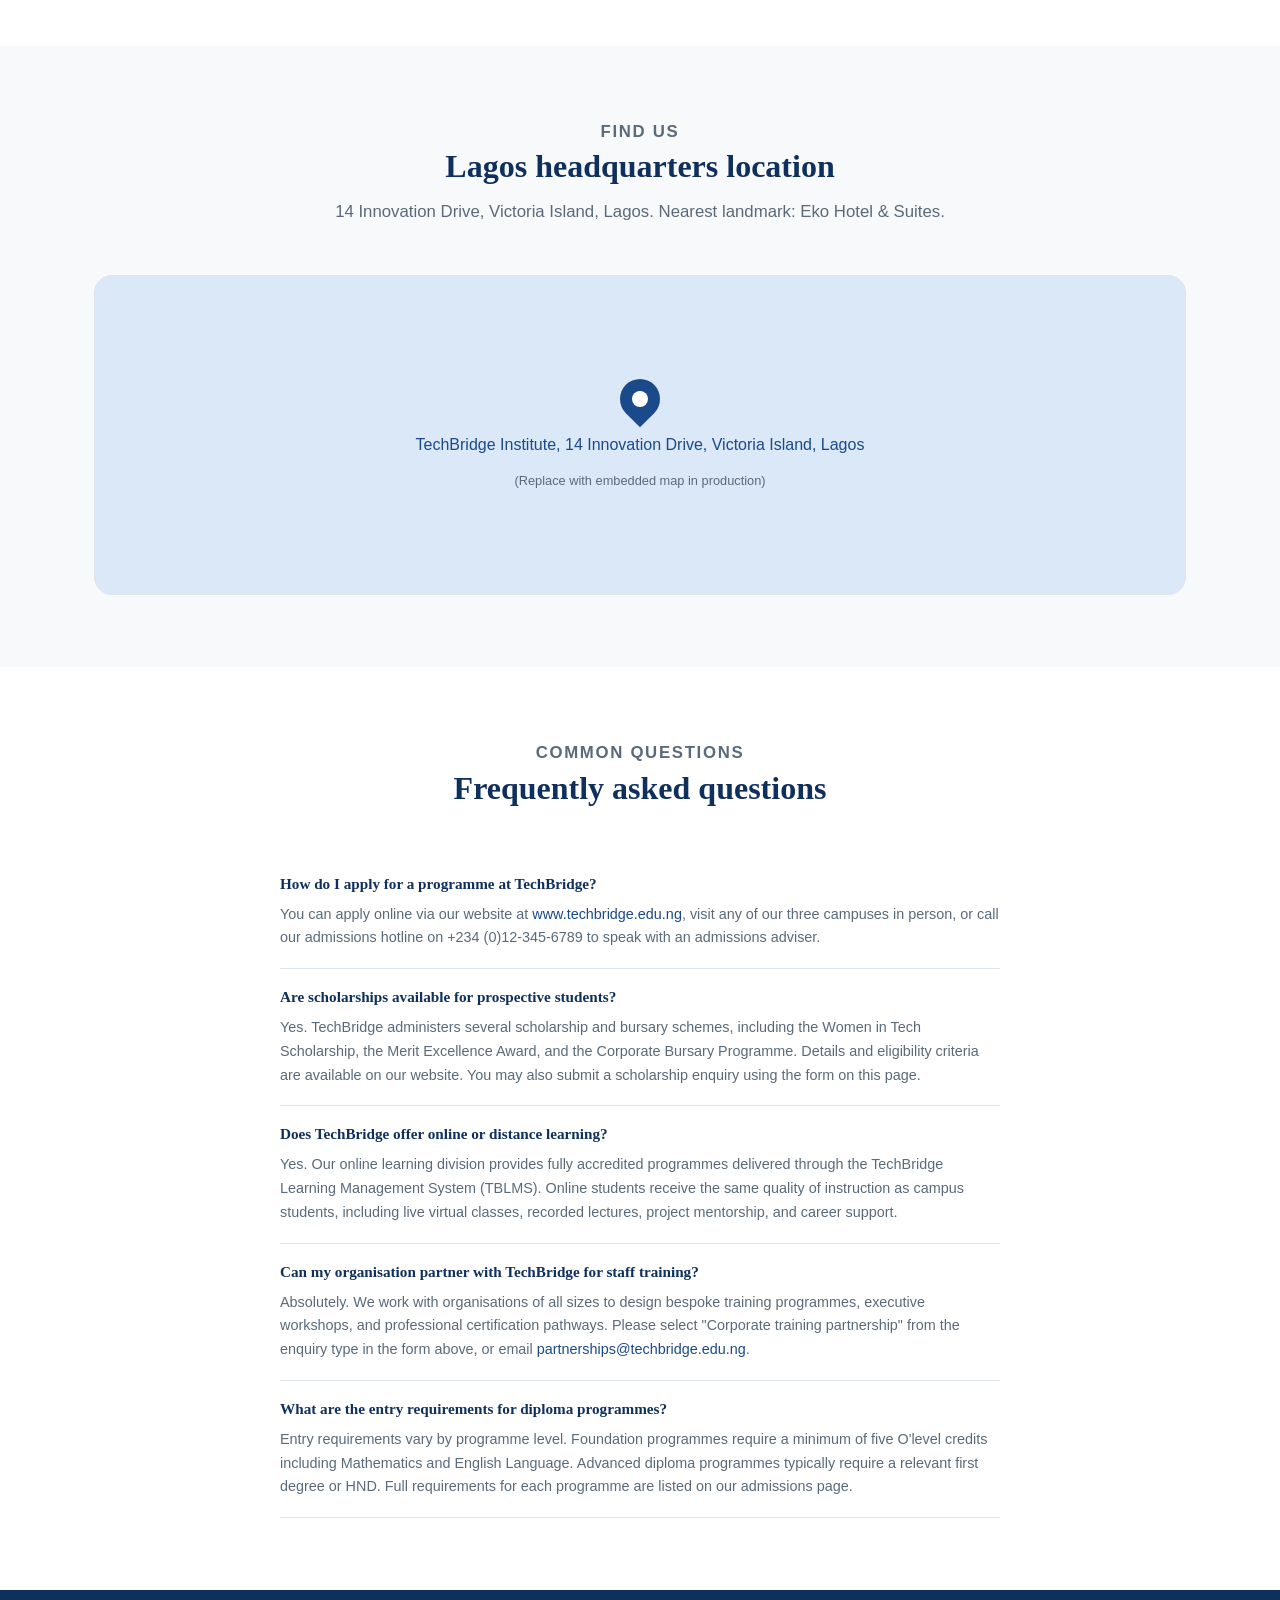
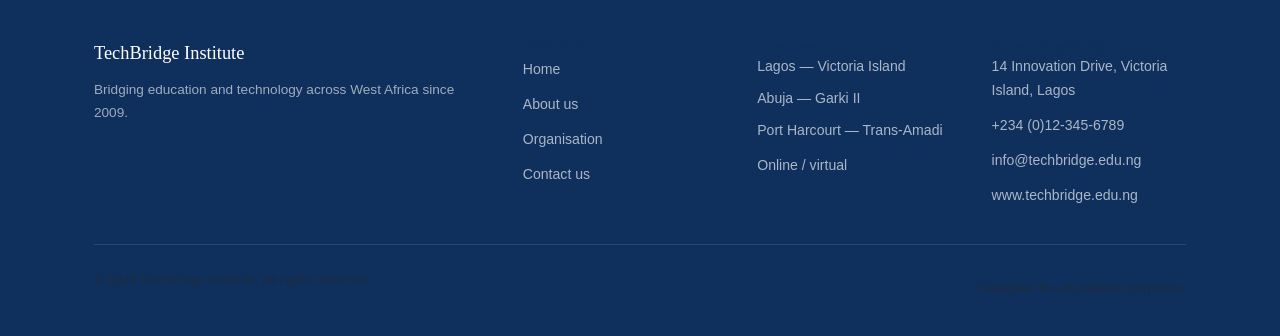
<file: techbridge/contact.html>
<!DOCTYPE html>
<html lang="en">
<head>
  <!--
    TechBridge Institute — Contact Us Page (contact.html)
    ======================================================
    Purpose : Display contact details (address, phone, email,
              URL) and a contact enquiry form. Also includes
              a map placeholder and campus listing.
    Linked  : index.html | about.html | organization.html
  -->
  <meta charset="UTF-8">
  <meta name="viewport" content="width=device-width, initial-scale=1.0">
  <meta name="description" content="Get in touch with TechBridge Institute — addresses, phone numbers, email, and online enquiry form.">
  <title>Contact Us | TechBridge Institute</title>
  <link rel="stylesheet" href="css/styles.css">
  <style>
    /* ── Contact page specific styles ── */

    /* Two-column layout: form + info panel */
    .contact-layout {
      display: grid;
      grid-template-columns: 1fr 400px;
      gap: 48px;
      align-items: start;
    }

    @media (max-width: 860px) {
      .contact-layout { grid-template-columns: 1fr; }
    }

    /* Info panel */
    .info-panel {
      display: flex;
      flex-direction: column;
      gap: 20px;
    }

    /* Campus tabs */
    .campus-tabs {
      display: flex;
      gap: 8px;
      margin-bottom: 24px;
      flex-wrap: wrap;
    }

    .campus-tab {
      padding: 8px 18px;
      border-radius: 20px;
      border: 1.5px solid var(--color-border);
      font-size: 0.85rem;
      font-weight: 600;
      cursor: pointer;
      background: var(--color-surface);
      color: var(--color-text-muted);
      transition: all 0.2s;
    }

    .campus-tab.active,
    .campus-tab:hover {
      background: var(--color-primary);
      border-color: var(--color-primary);
      color: #fff;
    }

    /* Campus address card */
    .campus-card {
      background: var(--color-surface);
      border: 1px solid var(--color-border);
      border-radius: var(--radius-lg);
      overflow: hidden;
      box-shadow: var(--shadow-card);
    }

    .campus-header {
      background: var(--color-primary);
      padding: 16px 20px;
      color: #fff;
    }

    .campus-header h4 { color: #fff; margin: 0; }
    .campus-header span { font-size: 0.78rem; color: rgba(255,255,255,0.7); }

    .campus-body {
      padding: 20px;
      display: flex;
      flex-direction: column;
      gap: 14px;
    }

    .campus-row {
      display: flex;
      gap: 12px;
      align-items: flex-start;
    }

    .campus-row-icon {
      width: 32px;
      height: 32px;
      border-radius: 6px;
      background: #dbe8f7;
      display: flex;
      align-items: center;
      justify-content: center;
      flex-shrink: 0;
      margin-top: 1px;
    }

    .campus-row-content { line-height: 1.4; }
    .campus-row-label { font-size: 0.72rem; color: var(--color-text-muted); text-transform: uppercase; font-weight: 600; letter-spacing: 0.06em; margin-bottom: 2px; }
    .campus-row-value { font-size: 0.92rem; color: var(--color-text); }
    .campus-row-value a { color: var(--color-primary); }

    /* Form card */
    .form-card {
      background: var(--color-surface);
      border-radius: var(--radius-lg);
      border: 1px solid var(--color-border);
      padding: 36px;
      box-shadow: var(--shadow-card);
    }

    .form-card h2 { margin-bottom: 6px; }
    .form-card > p { color: var(--color-text-muted); font-size: 0.92rem; margin-bottom: 28px; }

    /* Success message (shown after form submit) */
    .form-success {
      display: none;
      background: #d7f0e4;
      border: 1px solid #1d7a4f;
      border-radius: var(--radius-md);
      padding: 16px 20px;
      color: #1d7a4f;
      font-size: 0.95rem;
      margin-top: 16px;
    }

    /* Social links */
    .social-links {
      display: flex;
      gap: 10px;
      flex-wrap: wrap;
    }

    .social-link {
      display: inline-flex;
      align-items: center;
      gap: 6px;
      padding: 8px 16px;
      border-radius: var(--radius-md);
      font-size: 0.83rem;
      font-weight: 600;
      text-decoration: none;
      border: 1.5px solid var(--color-border);
      color: var(--color-text);
      transition: all 0.2s;
    }

    .social-link:hover {
      background: var(--color-primary);
      border-color: var(--color-primary);
      color: #fff;
      text-decoration: none;
    }

    /* FAQ accordion */
    .faq-item {
      border-bottom: 1px solid var(--color-border);
      padding: 18px 0;
    }

    .faq-q {
      font-weight: 600;
      color: var(--color-primary-dk);
      cursor: pointer;
      display: flex;
      justify-content: space-between;
      align-items: center;
      font-size: 0.95rem;
    }

    .faq-a {
      font-size: 0.9rem;
      color: var(--color-text-muted);
      margin-top: 10px;
      line-height: 1.65;
    }
  </style>
</head>
<body>

  <!-- ══════════════════════════════════════════
       NAVIGATION
  ══════════════════════════════════════════ -->
  <header class="site-header" role="banner">
    <div class="container nav-inner">
      <a href="index.html" class="nav-logo" aria-label="TechBridge Institute — Home">
        <div class="nav-logo-icon" aria-hidden="true">TB</div>
        <div class="nav-logo-text">
          <span class="nav-logo-name">TechBridge Institute</span>
          <span class="nav-logo-tagline">Bridging Education &amp; Technology</span>
        </div>
      </a>
      <nav aria-label="Primary navigation">
        <ul class="nav-links">
          <li><a href="index.html">Home</a></li>
          <li><a href="about.html">About us</a></li>
          <li><a href="organization.html">Organisation</a></li>
          <li><a href="contact.html" class="active" aria-current="page">Contact us</a></li>
        </ul>
      </nav>
    </div>
  </header>

  <!-- ══════════════════════════════════════════
       PAGE HERO
  ══════════════════════════════════════════ -->
  <section class="page-hero" aria-labelledby="page-heading">
    <div class="container">
      <p class="section-label" style="color:var(--color-accent);">Get in touch</p>
      <h1 id="page-heading">Contact TechBridge Institute</h1>
      <p>
        Whether you are a prospective student, corporate partner, researcher, or media
        professional, we would be delighted to hear from you.
      </p>
    </div>
  </section>

  <!-- ══════════════════════════════════════════
       MAIN CONTACT SECTION
  ══════════════════════════════════════════ -->
  <section class="section bg-white" aria-labelledby="contact-form-heading">
    <div class="container">
      <div class="contact-layout">

        <!-- Left: Enquiry form -->
        <div class="form-card">
          <h2 id="contact-form-heading">Send us a message</h2>
          <p>Fill in the form below and a member of our team will respond within two business days.</p>

          <form id="contactForm" action="#" method="post" novalidate>

            <!-- Name row -->
            <div style="display:grid; grid-template-columns:1fr 1fr; gap:16px;">
              <div class="form-group">
                <label for="firstName">First name <span style="color:#c0392b;" aria-hidden="true">*</span></label>
                <input type="text" id="firstName" name="firstName" required placeholder="e.g. Chukwuemeka" autocomplete="given-name">
              </div>
              <div class="form-group">
                <label for="lastName">Last name <span style="color:#c0392b;" aria-hidden="true">*</span></label>
                <input type="text" id="lastName" name="lastName" required placeholder="e.g. Okafor" autocomplete="family-name">
              </div>
            </div>

            <!-- Email -->
            <div class="form-group">
              <label for="email">Email address <span style="color:#c0392b;" aria-hidden="true">*</span></label>
              <input type="email" id="email" name="email" required placeholder="yourname@example.com" autocomplete="email">
            </div>

            <!-- Phone -->
            <div class="form-group">
              <label for="phone">Phone number (optional)</label>
              <input type="tel" id="phone" name="phone" placeholder="+234 (0)80 0000 0000" autocomplete="tel">
            </div>

            <!-- Enquiry type -->
            <div class="form-group">
              <label for="enquiryType">Enquiry type <span style="color:#c0392b;" aria-hidden="true">*</span></label>
              <select id="enquiryType" name="enquiryType" required>
                <option value="" disabled selected>Select an option…</option>
                <option value="admissions">Programme admissions</option>
                <option value="corporate">Corporate training partnership</option>
                <option value="scholarship">Scholarship &amp; bursary</option>
                <option value="research">Research collaboration</option>
                <option value="media">Media &amp; press</option>
                <option value="careers">Career opportunities</option>
                <option value="other">Other</option>
              </select>
            </div>

            <!-- Campus -->
            <div class="form-group">
              <label for="campus">Preferred campus</label>
              <select id="campus" name="campus">
                <option value="">No preference</option>
                <option value="lagos">Lagos (Victoria Island)</option>
                <option value="abuja">Abuja (Garki)</option>
                <option value="ph">Port Harcourt (Trans-Amadi)</option>
                <option value="online">Online / virtual</option>
              </select>
            </div>

            <!-- Message -->
            <div class="form-group">
              <label for="message">Your message <span style="color:#c0392b;" aria-hidden="true">*</span></label>
              <textarea id="message" name="message" required placeholder="Please provide as much detail as possible so we can direct your enquiry to the right person…"></textarea>
            </div>

            <!-- Privacy checkbox -->
            <div class="form-group" style="display:flex; gap:10px; align-items:flex-start;">
              <input type="checkbox" id="privacy" name="privacy" required style="width:auto; margin-top:3px;">
              <label for="privacy" style="font-weight:400; font-size:0.88rem; color:var(--color-text-muted);">
                I have read and agree to TechBridge's
                <a href="#">Privacy Policy</a>. I consent to my details being used to process and respond to this enquiry.
              </label>
            </div>

            <button type="submit" class="btn btn-secondary" style="width:100%; justify-content:center;">
              Send enquiry
            </button>

            <!-- Success confirmation (shown via JS after submit) -->
            <div class="form-success" id="formSuccess" role="alert">
              Thank you for your message. We will get back to you within two business days.
            </div>

          </form>
        </div>

        <!-- Right: Contact info panel -->
        <div class="info-panel">

          <!-- Main campus card — Lagos -->
          <div class="campus-card" role="article" aria-labelledby="lagos-heading">
            <div class="campus-header">
              <h4 id="lagos-heading">Lagos campus (headquarters)</h4>
              <span>Main administrative and training hub</span>
            </div>
            <div class="campus-body">
              <div class="campus-row">
                <div class="campus-row-icon" aria-hidden="true">
                  <!-- Location pin SVG -->
                  <svg width="14" height="18" viewBox="0 0 14 18" fill="none"><path d="M7 0C3.13 0 0 3.13 0 7c0 5.25 7 11 7 11s7-5.75 7-11c0-3.87-3.13-7-7-7zm0 9.5A2.5 2.5 0 1 1 7 4.5a2.5 2.5 0 0 1 0 5z" fill="#1a4a8a"/></svg>
                </div>
                <div class="campus-row-content">
                  <p class="campus-row-label">Address</p>
                  <p class="campus-row-value">14 Innovation Drive, Victoria Island,<br>Lagos, Nigeria. ZIP: 101001</p>
                </div>
              </div>
              <div class="campus-row">
                <div class="campus-row-icon" aria-hidden="true">
                  <svg width="16" height="16" viewBox="0 0 16 16" fill="none"><path d="M3 1C1.89 1 1 1.89 1 3c0 8.28 6.72 14 14 14 .55 0 1-.45 1-1v-2.5c0-.55-.45-1-1-1h-2c-.55 0-1 .45-1 1-.5.9-1.5 1.5-2.5 1.5C5.22 15 1 10.78 1 6c0-1 .6-2 1.5-2.5V1.5c0-.28-.22-.5-.5-.5H3z" fill="#1a4a8a"/></svg>
                </div>
                <div class="campus-row-content">
                  <p class="campus-row-label">Main switchboard</p>
                  <p class="campus-row-value"><a href="tel:+2341234567890">+234 (0)12-345-6789</a></p>
                </div>
              </div>
              <div class="campus-row">
                <div class="campus-row-icon" aria-hidden="true">
                  <svg width="16" height="12" viewBox="0 0 16 12" fill="none"><rect x="0.5" y="0.5" width="15" height="11" rx="1.5" stroke="#1a4a8a"/><path d="M0.5 2l7.5 5 7.5-5" stroke="#1a4a8a"/></svg>
                </div>
                <div class="campus-row-content">
                  <p class="campus-row-label">General enquiries</p>
                  <p class="campus-row-value"><a href="mailto:info@techbridge.edu.ng">info@techbridge.edu.ng</a></p>
                </div>
              </div>
              <div class="campus-row">
                <div class="campus-row-icon" aria-hidden="true">
                  <svg width="16" height="16" viewBox="0 0 16 16" fill="none"><circle cx="8" cy="8" r="7" stroke="#1a4a8a"/><path d="M8 4v4l3 2" stroke="#1a4a8a" stroke-linecap="round"/></svg>
                </div>
                <div class="campus-row-content">
                  <p class="campus-row-label">Office hours</p>
                  <p class="campus-row-value">Monday – Friday: 8:00 am – 6:00 pm<br>Saturday: 9:00 am – 1:00 pm</p>
                </div>
              </div>
              <div class="campus-row">
                <div class="campus-row-icon" aria-hidden="true">
                  <svg width="16" height="16" viewBox="0 0 16 16" fill="none"><circle cx="8" cy="8" r="7" stroke="#1a4a8a"/><path d="M5 8h6M8 5v6" stroke="#1a4a8a" stroke-linecap="round"/></svg>
                </div>
                <div class="campus-row-content">
                  <p class="campus-row-label">Website</p>
                  <p class="campus-row-value"><a href="https://www.techbridge.edu.ng" target="_blank" rel="noopener">www.techbridge.edu.ng</a></p>
                </div>
              </div>
            </div>
          </div>

          <!-- Abuja campus -->
          <div class="campus-card" role="article" aria-labelledby="abuja-heading">
            <div class="campus-header" style="background:var(--color-primary-dk);">
              <h4 id="abuja-heading">Abuja campus</h4>
              <span>Garki II, Federal Capital Territory</span>
            </div>
            <div class="campus-body">
              <div class="campus-row">
                <div class="campus-row-icon" aria-hidden="true">
                  <svg width="14" height="18" viewBox="0 0 14 18" fill="none"><path d="M7 0C3.13 0 0 3.13 0 7c0 5.25 7 11 7 11s7-5.75 7-11c0-3.87-3.13-7-7-7zm0 9.5A2.5 2.5 0 1 1 7 4.5a2.5 2.5 0 0 1 0 5z" fill="#1a4a8a"/></svg>
                </div>
                <div class="campus-row-content">
                  <p class="campus-row-label">Address</p>
                  <p class="campus-row-value">22 Mohammed Buhari Way, Garki II,<br>Abuja, FCT. ZIP: 900211</p>
                </div>
              </div>
              <div class="campus-row">
                <div class="campus-row-icon" aria-hidden="true">
                  <svg width="16" height="16" viewBox="0 0 16 16" fill="none"><path d="M3 1C1.89 1 1 1.89 1 3c0 8.28 6.72 14 14 14 .55 0 1-.45 1-1v-2.5c0-.55-.45-1-1-1h-2c-.55 0-1 .45-1 1-.5.9-1.5 1.5-2.5 1.5C5.22 15 1 10.78 1 6c0-1 .6-2 1.5-2.5V1.5c0-.28-.22-.5-.5-.5H3z" fill="#1a4a8a"/></svg>
                </div>
                <div class="campus-row-content">
                  <p class="campus-row-label">Phone</p>
                  <p class="campus-row-value"><a href="tel:+2349012345678">+234 (0)90-1234-5678</a></p>
                </div>
              </div>
              <div class="campus-row">
                <div class="campus-row-icon" aria-hidden="true">
                  <svg width="16" height="12" viewBox="0 0 16 12" fill="none"><rect x="0.5" y="0.5" width="15" height="11" rx="1.5" stroke="#1a4a8a"/><path d="M0.5 2l7.5 5 7.5-5" stroke="#1a4a8a"/></svg>
                </div>
                <div class="campus-row-content">
                  <p class="campus-row-label">Email</p>
                  <p class="campus-row-value"><a href="mailto:abuja@techbridge.edu.ng">abuja@techbridge.edu.ng</a></p>
                </div>
              </div>
            </div>
          </div>

          <!-- Port Harcourt campus -->
          <div class="campus-card" role="article" aria-labelledby="ph-heading">
            <div class="campus-header" style="background:#16425b;">
              <h4 id="ph-heading">Port Harcourt campus</h4>
              <span>Trans-Amadi Industrial Layout, Rivers State</span>
            </div>
            <div class="campus-body">
              <div class="campus-row">
                <div class="campus-row-icon" aria-hidden="true">
                  <svg width="14" height="18" viewBox="0 0 14 18" fill="none"><path d="M7 0C3.13 0 0 3.13 0 7c0 5.25 7 11 7 11s7-5.75 7-11c0-3.87-3.13-7-7-7zm0 9.5A2.5 2.5 0 1 1 7 4.5a2.5 2.5 0 0 1 0 5z" fill="#1a4a8a"/></svg>
                </div>
                <div class="campus-row-content">
                  <p class="campus-row-label">Address</p>
                  <p class="campus-row-value">8 Tech Avenue, Trans-Amadi,<br>Port Harcourt, Rivers State. ZIP: 500211</p>
                </div>
              </div>
              <div class="campus-row">
                <div class="campus-row-icon" aria-hidden="true">
                  <svg width="16" height="16" viewBox="0 0 16 16" fill="none"><path d="M3 1C1.89 1 1 1.89 1 3c0 8.28 6.72 14 14 14 .55 0 1-.45 1-1v-2.5c0-.55-.45-1-1-1h-2c-.55 0-1 .45-1 1-.5.9-1.5 1.5-2.5 1.5C5.22 15 1 10.78 1 6c0-1 .6-2 1.5-2.5V1.5c0-.28-.22-.5-.5-.5H3z" fill="#1a4a8a"/></svg>
                </div>
                <div class="campus-row-content">
                  <p class="campus-row-label">Phone</p>
                  <p class="campus-row-value"><a href="tel:+2348012345678">+234 (0)80-1234-5678</a></p>
                </div>
              </div>
              <div class="campus-row">
                <div class="campus-row-icon" aria-hidden="true">
                  <svg width="16" height="12" viewBox="0 0 16 12" fill="none"><rect x="0.5" y="0.5" width="15" height="11" rx="1.5" stroke="#1a4a8a"/><path d="M0.5 2l7.5 5 7.5-5" stroke="#1a4a8a"/></svg>
                </div>
                <div class="campus-row-content">
                  <p class="campus-row-label">Email</p>
                  <p class="campus-row-value"><a href="mailto:ph@techbridge.edu.ng">ph@techbridge.edu.ng</a></p>
                </div>
              </div>
            </div>
          </div>

          <!-- Social links -->
          <div>
            <h4 style="margin-bottom:12px; font-size:0.92rem;">Follow us online</h4>
            <div class="social-links">
              <a href="https://twitter.com" target="_blank" rel="noopener" class="social-link">X / Twitter</a>
              <a href="https://linkedin.com" target="_blank" rel="noopener" class="social-link">LinkedIn</a>
              <a href="https://facebook.com" target="_blank" rel="noopener" class="social-link">Facebook</a>
              <a href="https://instagram.com" target="_blank" rel="noopener" class="social-link">Instagram</a>
              <a href="https://youtube.com" target="_blank" rel="noopener" class="social-link">YouTube</a>
            </div>
          </div>

        </div><!-- /.info-panel -->
      </div><!-- /.contact-layout -->
    </div>
  </section>

  <!-- ══════════════════════════════════════════
       MAP SECTION
  ══════════════════════════════════════════ -->
  <section class="section bg-light" aria-labelledby="map-heading">
    <div class="container">
      <div class="section-header">
        <p class="section-label">Find us</p>
        <h2 id="map-heading">Lagos headquarters location</h2>
        <p>14 Innovation Drive, Victoria Island, Lagos. Nearest landmark: Eko Hotel &amp; Suites.</p>
      </div>

      <!-- Map placeholder — replace with Google Maps embed or Leaflet.js in production -->
      <div class="map-placeholder" role="img" aria-label="Map showing TechBridge Institute Lagos campus location at 14 Innovation Drive, Victoria Island, Lagos">
        <div class="map-pin" aria-hidden="true"></div>
        <span>TechBridge Institute, 14 Innovation Drive, Victoria Island, Lagos</span>
        <span style="font-size:0.8rem; color:var(--color-text-muted);">(Replace with embedded map in production)</span>
      </div>

    </div>
  </section>

  <!-- ══════════════════════════════════════════
       FAQ SECTION
  ══════════════════════════════════════════ -->
  <section class="section bg-white" aria-labelledby="faq-heading">
    <div class="container">
      <div class="section-header">
        <p class="section-label">Common questions</p>
        <h2 id="faq-heading">Frequently asked questions</h2>
      </div>

      <div style="max-width:720px; margin:0 auto;">

        <div class="faq-item">
          <h3 class="faq-q">How do I apply for a programme at TechBridge?</h3>
          <p class="faq-a">
            You can apply online via our website at <a href="https://www.techbridge.edu.ng">www.techbridge.edu.ng</a>,
            visit any of our three campuses in person, or call our admissions hotline on
            +234 (0)12-345-6789 to speak with an admissions adviser.
          </p>
        </div>

        <div class="faq-item">
          <h3 class="faq-q">Are scholarships available for prospective students?</h3>
          <p class="faq-a">
            Yes. TechBridge administers several scholarship and bursary schemes, including the
            Women in Tech Scholarship, the Merit Excellence Award, and the Corporate Bursary
            Programme. Details and eligibility criteria are available on our website. You may
            also submit a scholarship enquiry using the form on this page.
          </p>
        </div>

        <div class="faq-item">
          <h3 class="faq-q">Does TechBridge offer online or distance learning?</h3>
          <p class="faq-a">
            Yes. Our online learning division provides fully accredited programmes delivered
            through the TechBridge Learning Management System (TBLMS). Online students receive
            the same quality of instruction as campus students, including live virtual classes,
            recorded lectures, project mentorship, and career support.
          </p>
        </div>

        <div class="faq-item">
          <h3 class="faq-q">Can my organisation partner with TechBridge for staff training?</h3>
          <p class="faq-a">
            Absolutely. We work with organisations of all sizes to design bespoke training
            programmes, executive workshops, and professional certification pathways. Please
            select "Corporate training partnership" from the enquiry type in the form above,
            or email <a href="mailto:partnerships@techbridge.edu.ng">partnerships@techbridge.edu.ng</a>.
          </p>
        </div>

        <div class="faq-item">
          <h3 class="faq-q">What are the entry requirements for diploma programmes?</h3>
          <p class="faq-a">
            Entry requirements vary by programme level. Foundation programmes require a
            minimum of five O'level credits including Mathematics and English Language.
            Advanced diploma programmes typically require a relevant first degree or
            HND. Full requirements for each programme are listed on our admissions page.
          </p>
        </div>

      </div>
    </div>
  </section>

  <!-- ══════════════════════════════════════════
       FOOTER
  ══════════════════════════════════════════ -->
  <footer class="site-footer" role="contentinfo">
    <div class="container">
      <div class="footer-grid">
        <div>
          <p class="footer-brand-name">TechBridge Institute</p>
          <p class="footer-tagline">Bridging education and technology across West Africa since 2009.</p>
        </div>
        <div>
          <h5>Quick links</h5>
          <ul class="footer-links">
            <li><a href="index.html">Home</a></li>
            <li><a href="about.html">About us</a></li>
            <li><a href="organization.html">Organisation</a></li>
            <li><a href="contact.html">Contact us</a></li>
          </ul>
        </div>
        <div>
          <h5>Campuses</h5>
          <ul class="footer-links">
            <li style="color:rgba(255,255,255,0.65); font-size:0.88rem;">Lagos — Victoria Island</li>
            <li style="color:rgba(255,255,255,0.65); font-size:0.88rem;">Abuja — Garki II</li>
            <li style="color:rgba(255,255,255,0.65); font-size:0.88rem;">Port Harcourt — Trans-Amadi</li>
            <li><a href="contact.html">Online / virtual</a></li>
          </ul>
        </div>
        <div>
          <h5>Contact (Lagos HQ)</h5>
          <ul class="footer-links">
            <li style="color:rgba(255,255,255,0.65); font-size:0.88rem;">14 Innovation Drive, Victoria Island, Lagos</li>
            <li><a href="tel:+2341234567890">+234 (0)12-345-6789</a></li>
            <li><a href="mailto:info@techbridge.edu.ng">info@techbridge.edu.ng</a></li>
            <li><a href="https://www.techbridge.edu.ng">www.techbridge.edu.ng</a></li>
          </ul>
        </div>
      </div>
      <div class="footer-bottom">
        <p>&copy; 2025 TechBridge Institute. All rights reserved.</p>
        <p>Designed for educational purposes.</p>
      </div>
    </div>
  </footer>

  <!-- ══════════════════════════════════════════
       JAVASCRIPT — Form submission feedback
  ══════════════════════════════════════════ -->
  <script>
    /*
     * Simple client-side form validation and success feedback.
     * In a production environment, replace this with a proper
     * server-side form handler or third-party form service.
     */
    document.getElementById('contactForm').addEventListener('submit', function(e) {
      e.preventDefault(); // Prevent actual form submission in demo

      var form = this;
      var requiredFields = form.querySelectorAll('[required]');
      var valid = true;

      /* Basic validation: check all required fields are filled */
      requiredFields.forEach(function(field) {
        if (!field.value.trim()) {
          valid = false;
          field.style.borderColor = '#c0392b';
        } else {
          field.style.borderColor = '';
        }
      });

      if (valid) {
        /* Show success message and reset form */
        document.getElementById('formSuccess').style.display = 'block';
        form.reset();

        /* Scroll success message into view */
        document.getElementById('formSuccess').scrollIntoView({ behavior: 'smooth', block: 'nearest' });

        /* Hide success message after 6 seconds */
        setTimeout(function() {
          document.getElementById('formSuccess').style.display = 'none';
        }, 6000);
      }
    });

    /* Remove red border when user begins correcting a field */
    document.querySelectorAll('#contactForm [required]').forEach(function(field) {
      field.addEventListener('input', function() {
        this.style.borderColor = '';
      });
    });
  </script>

</body>
</html>
</file>
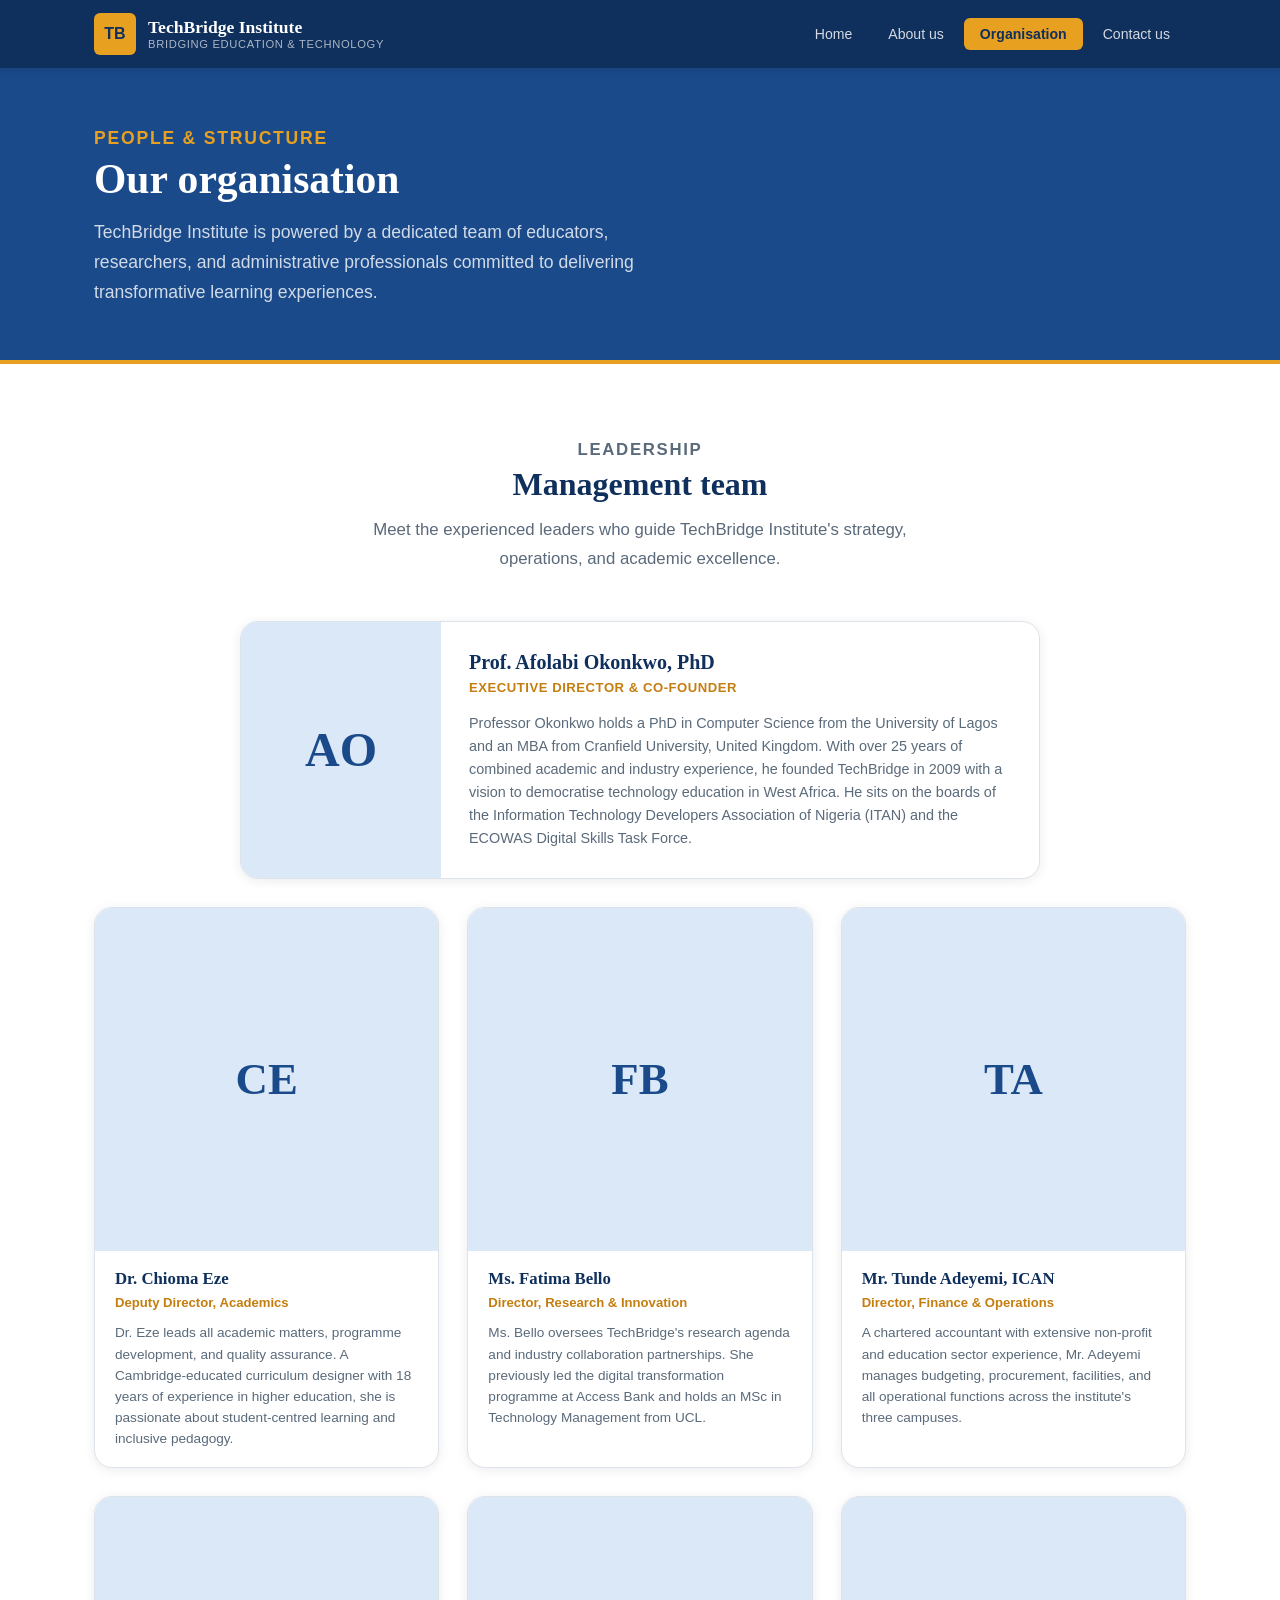
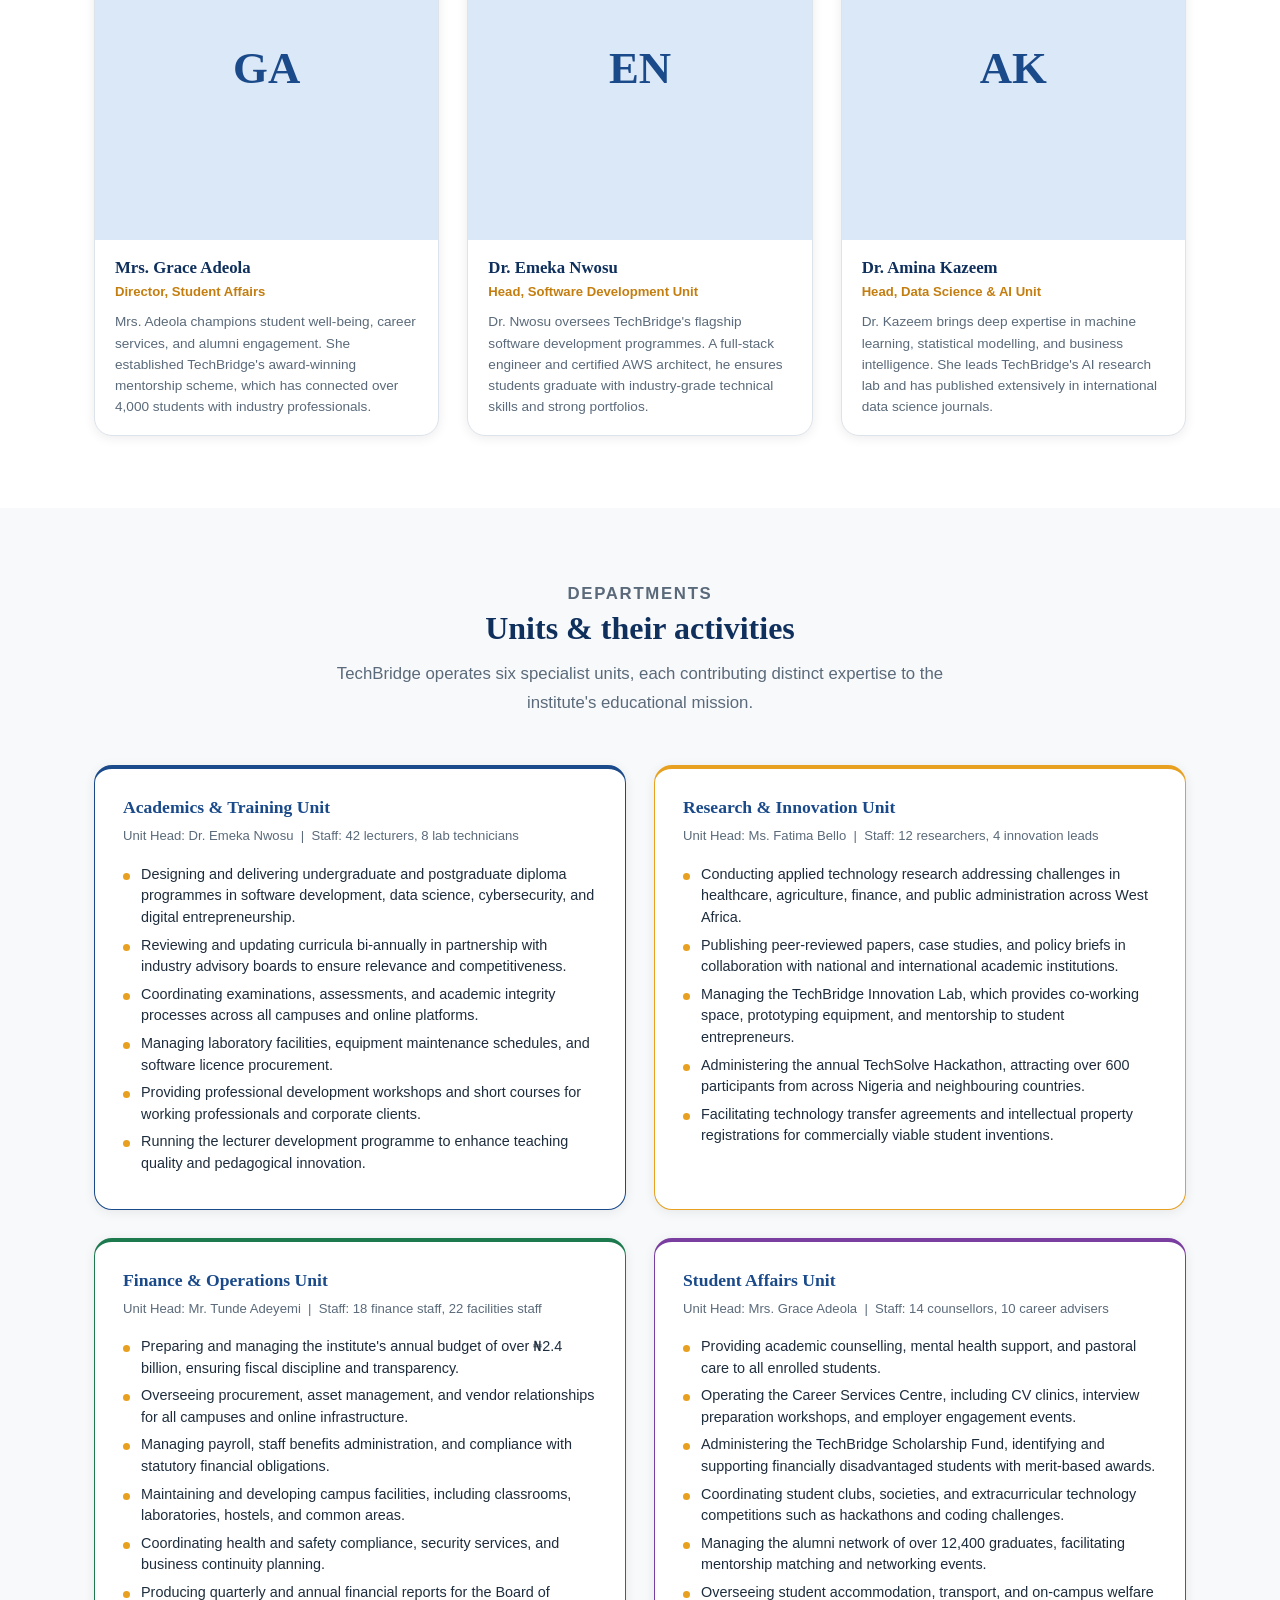
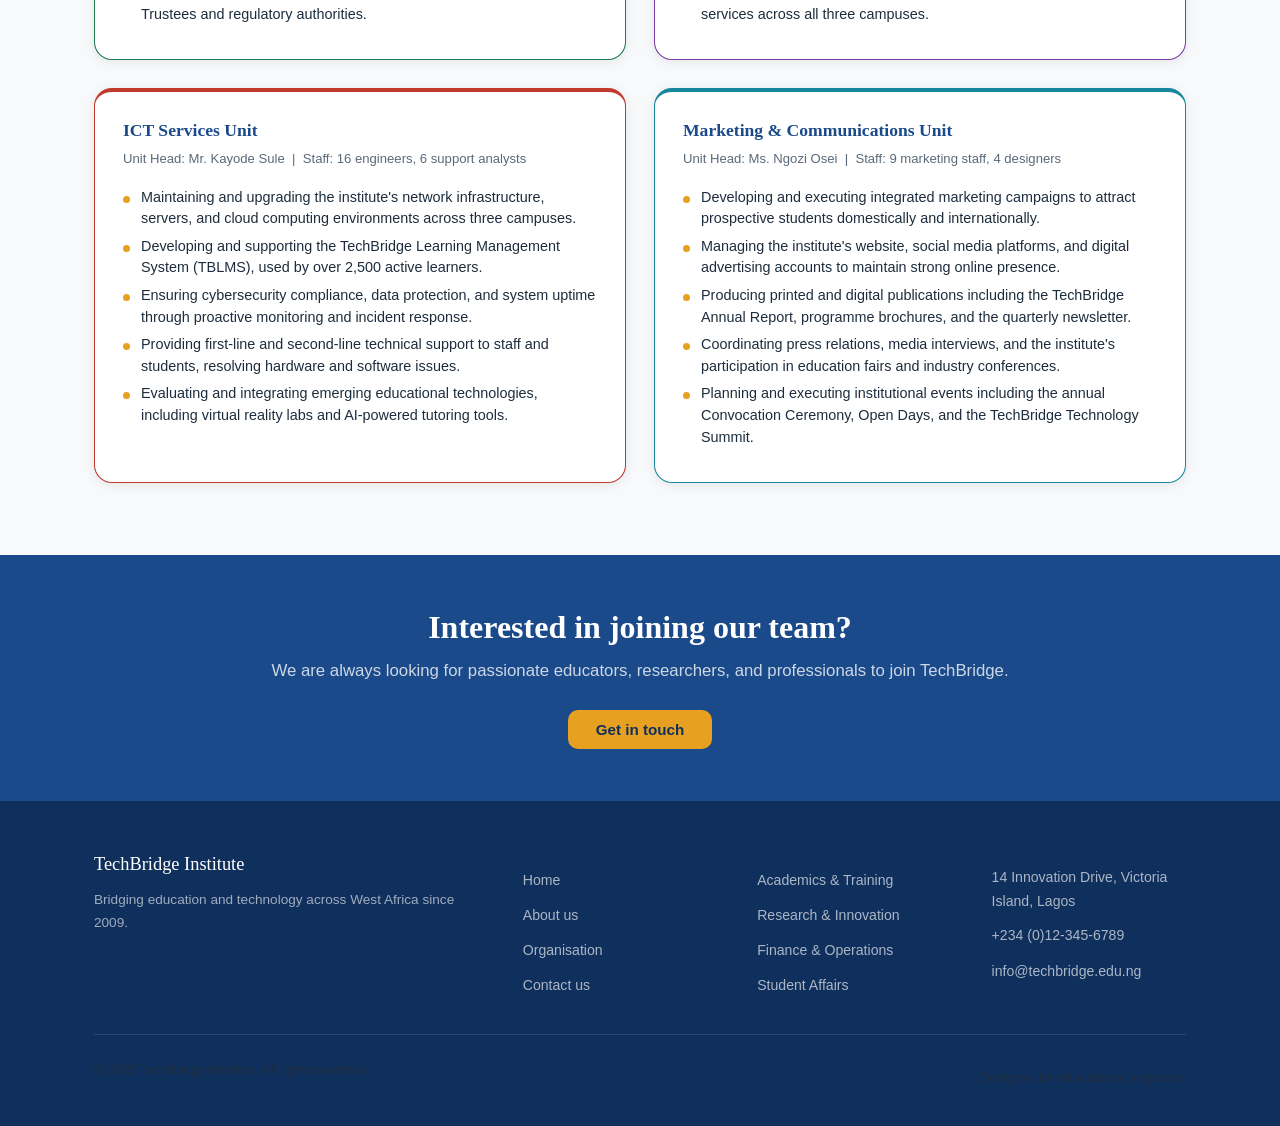
<file: techbridge/organization.html>
<!DOCTYPE html>
<html lang="en">
<head>
  <!--
    TechBridge Institute — Organisation Page (organization.html)
    ============================================================
    Purpose : Management team profiles, staff units, and a
              detailed list of activities undertaken by each unit.
    Linked  : index.html | about.html | contact.html
  -->
  <meta charset="UTF-8">
  <meta name="viewport" content="width=device-width, initial-scale=1.0">
  <meta name="description" content="Meet the TechBridge Institute management team and learn about our organisational units.">
  <title>Organisation | TechBridge Institute</title>
  <link rel="stylesheet" href="css/styles.css">
  <style>
    /* ── Organisation page specific styles ── */

    /* Management section — larger feature cards for top leadership */
    .mgmt-card {
      background: var(--color-surface);
      border-radius: var(--radius-lg);
      border: 1px solid var(--color-border);
      overflow: hidden;
      box-shadow: var(--shadow-card);
      display: grid;
      grid-template-columns: 200px 1fr;
      transition: transform 0.2s, box-shadow 0.2s;
    }

    .mgmt-card:hover {
      transform: translateY(-3px);
      box-shadow: 0 10px 28px rgba(0,0,0,0.1);
    }

    .mgmt-photo {
      background: #dbe8f7;
      display: flex;
      align-items: center;
      justify-content: center;
      font-size: 3rem;
      font-weight: 700;
      font-family: var(--font-heading);
      color: var(--color-primary);
    }

    .mgmt-info {
      padding: 28px;
    }

    .mgmt-info h3 { margin-bottom: 2px; }

    .mgmt-role {
      font-size: 0.82rem;
      font-weight: 600;
      color: var(--color-accent-dk);
      letter-spacing: 0.04em;
      text-transform: uppercase;
      margin-bottom: 12px;
    }

    .mgmt-bio {
      font-size: 0.9rem;
      color: var(--color-text-muted);
      line-height: 1.6;
      margin: 0;
    }

    @media (max-width: 640px) {
      .mgmt-card { grid-template-columns: 1fr; }
      .mgmt-photo { aspect-ratio: 16/7; font-size: 2.5rem; }
    }

    /* Units section */
    .units-grid {
      display: grid;
      grid-template-columns: repeat(2, 1fr);
      gap: 28px;
    }

    @media (max-width: 700px) {
      .units-grid { grid-template-columns: 1fr; }
    }

    /* Filter tabs */
    .filter-tabs {
      display: flex;
      gap: 8px;
      flex-wrap: wrap;
      margin-bottom: 36px;
    }

    .filter-tab {
      padding: 8px 20px;
      border-radius: 20px;
      border: 1.5px solid var(--color-border);
      font-size: 0.85rem;
      font-weight: 600;
      cursor: pointer;
      background: var(--color-surface);
      color: var(--color-text-muted);
      transition: all 0.2s;
    }

    .filter-tab:hover,
    .filter-tab.active {
      background: var(--color-primary);
      border-color: var(--color-primary);
      color: #fff;
    }

    /* Unit colour accent strip */
    .unit-card { border-top: 4px solid; }
    .unit-card:nth-child(1) { border-color: var(--color-primary); }
    .unit-card:nth-child(2) { border-color: var(--color-accent); }
    .unit-card:nth-child(3) { border-color: #1d7a4f; }
    .unit-card:nth-child(4) { border-color: #7a3ea0; }
    .unit-card:nth-child(5) { border-color: #c0392b; }
    .unit-card:nth-child(6) { border-color: #16889e; }
  </style>
</head>
<body>

  <!-- ══════════════════════════════════════════
       NAVIGATION
  ══════════════════════════════════════════ -->
  <header class="site-header" role="banner">
    <div class="container nav-inner">
      <a href="index.html" class="nav-logo" aria-label="TechBridge Institute — Home">
        <div class="nav-logo-icon" aria-hidden="true">TB</div>
        <div class="nav-logo-text">
          <span class="nav-logo-name">TechBridge Institute</span>
          <span class="nav-logo-tagline">Bridging Education &amp; Technology</span>
        </div>
      </a>
      <nav aria-label="Primary navigation">
        <ul class="nav-links">
          <li><a href="index.html">Home</a></li>
          <li><a href="about.html">About us</a></li>
          <li><a href="organization.html" class="active" aria-current="page">Organisation</a></li>
          <li><a href="contact.html">Contact us</a></li>
        </ul>
      </nav>
    </div>
  </header>

  <!-- ══════════════════════════════════════════
       PAGE HERO
  ══════════════════════════════════════════ -->
  <section class="page-hero" aria-labelledby="page-heading">
    <div class="container">
      <p class="section-label" style="color:var(--color-accent);">People &amp; structure</p>
      <h1 id="page-heading">Our organisation</h1>
      <p>
        TechBridge Institute is powered by a dedicated team of educators, researchers,
        and administrative professionals committed to delivering transformative learning experiences.
      </p>
    </div>
  </section>

  <!-- ══════════════════════════════════════════
       MANAGEMENT TEAM
  ══════════════════════════════════════════ -->
  <section class="section bg-white" aria-labelledby="mgmt-heading">
    <div class="container">
      <div class="section-header">
        <p class="section-label">Leadership</p>
        <h2 id="mgmt-heading">Management team</h2>
        <p>Meet the experienced leaders who guide TechBridge Institute's strategy, operations, and academic excellence.</p>
      </div>

      <!-- Executive Director — featured card -->
      <div class="mgmt-card" style="margin-bottom:28px; max-width:800px; margin-left:auto; margin-right:auto;" role="article">
        <div class="mgmt-photo" aria-hidden="true">AO</div>
        <div class="mgmt-info">
          <h3>Prof. Afolabi Okonkwo, PhD</h3>
          <p class="mgmt-role">Executive Director &amp; Co-Founder</p>
          <p class="mgmt-bio">
            Professor Okonkwo holds a PhD in Computer Science from the University of Lagos and
            an MBA from Cranfield University, United Kingdom. With over 25 years of combined
            academic and industry experience, he founded TechBridge in 2009 with a vision to
            democratise technology education in West Africa. He sits on the boards of the
            Information Technology Developers Association of Nigeria (ITAN) and the ECOWAS
            Digital Skills Task Force.
          </p>
        </div>
      </div>

      <!-- Three-column grid for remaining management -->
      <div class="grid-3">

        <!-- Deputy Director -->
        <article class="staff-card">
          <div class="staff-photo-wrap" aria-hidden="true">CE</div>
          <div class="staff-info">
            <h4>Dr. Chioma Eze</h4>
            <p class="staff-role">Deputy Director, Academics</p>
            <p class="staff-bio">
              Dr. Eze leads all academic matters, programme development, and quality assurance.
              A Cambridge-educated curriculum designer with 18 years of experience in higher
              education, she is passionate about student-centred learning and inclusive pedagogy.
            </p>
          </div>
        </article>

        <!-- Director, Research -->
        <article class="staff-card">
          <div class="staff-photo-wrap" aria-hidden="true">FB</div>
          <div class="staff-info">
            <h4>Ms. Fatima Bello</h4>
            <p class="staff-role">Director, Research &amp; Innovation</p>
            <p class="staff-bio">
              Ms. Bello oversees TechBridge's research agenda and industry collaboration
              partnerships. She previously led the digital transformation programme at
              Access Bank and holds an MSc in Technology Management from UCL.
            </p>
          </div>
        </article>

        <!-- Director, Finance -->
        <article class="staff-card">
          <div class="staff-photo-wrap" aria-hidden="true">TA</div>
          <div class="staff-info">
            <h4>Mr. Tunde Adeyemi, ICAN</h4>
            <p class="staff-role">Director, Finance &amp; Operations</p>
            <p class="staff-bio">
              A chartered accountant with extensive non-profit and education sector experience,
              Mr. Adeyemi manages budgeting, procurement, facilities, and all operational
              functions across the institute's three campuses.
            </p>
          </div>
        </article>

        <!-- Director, Student Affairs -->
        <article class="staff-card">
          <div class="staff-photo-wrap" aria-hidden="true">GA</div>
          <div class="staff-info">
            <h4>Mrs. Grace Adeola</h4>
            <p class="staff-role">Director, Student Affairs</p>
            <p class="staff-bio">
              Mrs. Adeola champions student well-being, career services, and alumni engagement.
              She established TechBridge's award-winning mentorship scheme, which has connected
              over 4,000 students with industry professionals.
            </p>
          </div>
        </article>

        <!-- HOD, Software Development -->
        <article class="staff-card">
          <div class="staff-photo-wrap" aria-hidden="true">EN</div>
          <div class="staff-info">
            <h4>Dr. Emeka Nwosu</h4>
            <p class="staff-role">Head, Software Development Unit</p>
            <p class="staff-bio">
              Dr. Nwosu oversees TechBridge's flagship software development programmes. A
              full-stack engineer and certified AWS architect, he ensures students graduate
              with industry-grade technical skills and strong portfolios.
            </p>
          </div>
        </article>

        <!-- HOD, Data Science -->
        <article class="staff-card">
          <div class="staff-photo-wrap" aria-hidden="true">AK</div>
          <div class="staff-info">
            <h4>Dr. Amina Kazeem</h4>
            <p class="staff-role">Head, Data Science &amp; AI Unit</p>
            <p class="staff-bio">
              Dr. Kazeem brings deep expertise in machine learning, statistical modelling,
              and business intelligence. She leads TechBridge's AI research lab and has
              published extensively in international data science journals.
            </p>
          </div>
        </article>

      </div><!-- /.grid-3 -->
    </div>
  </section>

  <!-- ══════════════════════════════════════════
       STAFF & UNITS
  ══════════════════════════════════════════ -->
  <section class="section bg-light" aria-labelledby="units-heading">
    <div class="container">
      <div class="section-header">
        <p class="section-label">Departments</p>
        <h2 id="units-heading">Units &amp; their activities</h2>
        <p>
          TechBridge operates six specialist units, each contributing distinct expertise to
          the institute's educational mission.
        </p>
      </div>

      <div class="units-grid">

        <!-- Unit 1 — Academics & Training -->
        <article class="unit-card">
          <h3>Academics &amp; Training Unit</h3>
          <p class="unit-head">
            Unit Head: Dr. Emeka Nwosu &nbsp;|&nbsp; Staff: 42 lecturers, 8 lab technicians
          </p>
          <ul class="unit-activities" aria-label="Activities of Academics and Training Unit">
            <li>Designing and delivering undergraduate and postgraduate diploma programmes in software development, data science, cybersecurity, and digital entrepreneurship.</li>
            <li>Reviewing and updating curricula bi-annually in partnership with industry advisory boards to ensure relevance and competitiveness.</li>
            <li>Coordinating examinations, assessments, and academic integrity processes across all campuses and online platforms.</li>
            <li>Managing laboratory facilities, equipment maintenance schedules, and software licence procurement.</li>
            <li>Providing professional development workshops and short courses for working professionals and corporate clients.</li>
            <li>Running the lecturer development programme to enhance teaching quality and pedagogical innovation.</li>
          </ul>
        </article>

        <!-- Unit 2 — Research & Innovation -->
        <article class="unit-card">
          <h3>Research &amp; Innovation Unit</h3>
          <p class="unit-head">
            Unit Head: Ms. Fatima Bello &nbsp;|&nbsp; Staff: 12 researchers, 4 innovation leads
          </p>
          <ul class="unit-activities" aria-label="Activities of Research and Innovation Unit">
            <li>Conducting applied technology research addressing challenges in healthcare, agriculture, finance, and public administration across West Africa.</li>
            <li>Publishing peer-reviewed papers, case studies, and policy briefs in collaboration with national and international academic institutions.</li>
            <li>Managing the TechBridge Innovation Lab, which provides co-working space, prototyping equipment, and mentorship to student entrepreneurs.</li>
            <li>Administering the annual TechSolve Hackathon, attracting over 600 participants from across Nigeria and neighbouring countries.</li>
            <li>Facilitating technology transfer agreements and intellectual property registrations for commercially viable student inventions.</li>
          </ul>
        </article>

        <!-- Unit 3 — Finance & Operations -->
        <article class="unit-card">
          <h3>Finance &amp; Operations Unit</h3>
          <p class="unit-head">
            Unit Head: Mr. Tunde Adeyemi &nbsp;|&nbsp; Staff: 18 finance staff, 22 facilities staff
          </p>
          <ul class="unit-activities" aria-label="Activities of Finance and Operations Unit">
            <li>Preparing and managing the institute's annual budget of over ₦2.4 billion, ensuring fiscal discipline and transparency.</li>
            <li>Overseeing procurement, asset management, and vendor relationships for all campuses and online infrastructure.</li>
            <li>Managing payroll, staff benefits administration, and compliance with statutory financial obligations.</li>
            <li>Maintaining and developing campus facilities, including classrooms, laboratories, hostels, and common areas.</li>
            <li>Coordinating health and safety compliance, security services, and business continuity planning.</li>
            <li>Producing quarterly and annual financial reports for the Board of Trustees and regulatory authorities.</li>
          </ul>
        </article>

        <!-- Unit 4 — Student Affairs -->
        <article class="unit-card">
          <h3>Student Affairs Unit</h3>
          <p class="unit-head">
            Unit Head: Mrs. Grace Adeola &nbsp;|&nbsp; Staff: 14 counsellors, 10 career advisers
          </p>
          <ul class="unit-activities" aria-label="Activities of Student Affairs Unit">
            <li>Providing academic counselling, mental health support, and pastoral care to all enrolled students.</li>
            <li>Operating the Career Services Centre, including CV clinics, interview preparation workshops, and employer engagement events.</li>
            <li>Administering the TechBridge Scholarship Fund, identifying and supporting financially disadvantaged students with merit-based awards.</li>
            <li>Coordinating student clubs, societies, and extracurricular technology competitions such as hackathons and coding challenges.</li>
            <li>Managing the alumni network of over 12,400 graduates, facilitating mentorship matching and networking events.</li>
            <li>Overseeing student accommodation, transport, and on-campus welfare services across all three campuses.</li>
          </ul>
        </article>

        <!-- Unit 5 — ICT Services -->
        <article class="unit-card">
          <h3>ICT Services Unit</h3>
          <p class="unit-head">
            Unit Head: Mr. Kayode Sule &nbsp;|&nbsp; Staff: 16 engineers, 6 support analysts
          </p>
          <ul class="unit-activities" aria-label="Activities of ICT Services Unit">
            <li>Maintaining and upgrading the institute's network infrastructure, servers, and cloud computing environments across three campuses.</li>
            <li>Developing and supporting the TechBridge Learning Management System (TBLMS), used by over 2,500 active learners.</li>
            <li>Ensuring cybersecurity compliance, data protection, and system uptime through proactive monitoring and incident response.</li>
            <li>Providing first-line and second-line technical support to staff and students, resolving hardware and software issues.</li>
            <li>Evaluating and integrating emerging educational technologies, including virtual reality labs and AI-powered tutoring tools.</li>
          </ul>
        </article>

        <!-- Unit 6 — Marketing & Communications -->
        <article class="unit-card">
          <h3>Marketing &amp; Communications Unit</h3>
          <p class="unit-head">
            Unit Head: Ms. Ngozi Osei &nbsp;|&nbsp; Staff: 9 marketing staff, 4 designers
          </p>
          <ul class="unit-activities" aria-label="Activities of Marketing and Communications Unit">
            <li>Developing and executing integrated marketing campaigns to attract prospective students domestically and internationally.</li>
            <li>Managing the institute's website, social media platforms, and digital advertising accounts to maintain strong online presence.</li>
            <li>Producing printed and digital publications including the TechBridge Annual Report, programme brochures, and the quarterly newsletter.</li>
            <li>Coordinating press relations, media interviews, and the institute's participation in education fairs and industry conferences.</li>
            <li>Planning and executing institutional events including the annual Convocation Ceremony, Open Days, and the TechBridge Technology Summit.</li>
          </ul>
        </article>

      </div><!-- /.units-grid -->
    </div>
  </section>

  <!-- ══════════════════════════════════════════
       CTA
  ══════════════════════════════════════════ -->
  <section style="background:var(--color-primary); padding:52px 0; text-align:center;" aria-labelledby="org-cta-heading">
    <div class="container">
      <h2 id="org-cta-heading" style="color:#fff; margin-bottom:10px;">Interested in joining our team?</h2>
      <p style="color:rgba(255,255,255,0.78); margin-bottom:24px; font-size:1.05rem;">
        We are always looking for passionate educators, researchers, and professionals to join TechBridge.
      </p>
      <a href="contact.html" class="btn btn-primary">Get in touch</a>
    </div>
  </section>

  <!-- ══════════════════════════════════════════
       FOOTER
  ══════════════════════════════════════════ -->
  <footer class="site-footer" role="contentinfo">
    <div class="container">
      <div class="footer-grid">
        <div>
          <p class="footer-brand-name">TechBridge Institute</p>
          <p class="footer-tagline">Bridging education and technology across West Africa since 2009.</p>
        </div>
        <div>
          <h5>Quick links</h5>
          <ul class="footer-links">
            <li><a href="index.html">Home</a></li>
            <li><a href="about.html">About us</a></li>
            <li><a href="organization.html">Organisation</a></li>
            <li><a href="contact.html">Contact us</a></li>
          </ul>
        </div>
        <div>
          <h5>Units</h5>
          <ul class="footer-links">
            <li><a href="organization.html">Academics &amp; Training</a></li>
            <li><a href="organization.html">Research &amp; Innovation</a></li>
            <li><a href="organization.html">Finance &amp; Operations</a></li>
            <li><a href="organization.html">Student Affairs</a></li>
          </ul>
        </div>
        <div>
          <h5>Contact</h5>
          <ul class="footer-links">
            <li style="color:rgba(255,255,255,0.65); font-size:0.88rem;">14 Innovation Drive, Victoria Island, Lagos</li>
            <li><a href="tel:+2341234567890">+234 (0)12-345-6789</a></li>
            <li><a href="mailto:info@techbridge.edu.ng">info@techbridge.edu.ng</a></li>
          </ul>
        </div>
      </div>
      <div class="footer-bottom">
        <p>&copy; 2025 TechBridge Institute. All rights reserved.</p>
        <p>Designed for educational purposes.</p>
      </div>
    </div>
  </footer>

</body>
</html>
</file>
<file: style.css>
body {
    display: flex;
    justify-content: center;
    align-items: center;
    height: 100vh;
    background: #0f172a;
    font-family: Arial, sans-serif;
}

.calculator {
    background: #1e293b;
    padding: 20px;
    border-radius: 12px;
    width: 300px;
    box-shadow: 0 10px 25px rgba(0,0,0,0.4);
}

.calculator h2 {
    text-align: center;
    color: white;
}


#display {
    width: 100%;
    height: 60px;
    font-size: 28px;

    display: flex;
    align-items: center;        
    justify-content: flex-end;  

    padding: 0 15px;
    margin: 15px 0;

    border: none;
    border-radius: 8px;

    background: #0f172a;
    color: white;

    box-sizing: border-box;
    overflow: hidden;
    white-space: nowrap;

    letter-spacing: 1px;
    font-weight: bold;
}

.buttons {
    display: grid;
    grid-template-columns: repeat(4, 1fr);
    gap: 10px;
}

button {
    height: 55px;
    font-size: 20px;
    font-weight: 500;

    border: none;
    border-radius: 8px;

    background: #334155;
    color: white;

    cursor: pointer;
    transition: 0.2s ease;
}

button:hover {
    background: #475569;
    transform: scale(1.05);
}


.operator {
    background: #0284c7;
}

.equals {
    background: #16a34a;
}

.action {
    background: #dc2626;
}

.zero {
    grid-column: span 2;
}
</file>
<file: techbridge/css/styles.css>
/* ============================================================
   TechBridge Institute — Shared Stylesheet
   File: css/styles.css
   Author: TechBridge Web Team
   Description: Global styles, navigation, layout, typography,
                components and responsive rules used across
                all four pages of the website.
   ============================================================ */

/* ── 1. CSS Custom Properties (Design Tokens) ── */
:root {
  --color-primary:     #1a4a8a;   /* Deep navy blue — brand identity */
  --color-primary-dk:  #0f2f5c;   /* Darker navy — hover states      */
  --color-accent:      #e8a020;   /* Amber gold — highlights, CTAs    */
  --color-accent-dk:   #c47e10;   /* Darker amber — hover states      */
  --color-bg:          #f8f9fb;   /* Light page background            */
  --color-surface:     #ffffff;   /* Card / section surface           */
  --color-text:        #1e2d3d;   /* Primary body text                */
  --color-text-muted:  #5a6a7a;   /* Secondary / caption text         */
  --color-border:      #dde3ea;   /* Subtle borders                   */
  --color-success:     #1d7a4f;   /* Success green                    */

  --font-heading: 'Georgia', 'Times New Roman', serif;
  --font-body:    'Segoe UI', 'Helvetica Neue', Arial, sans-serif;

  --radius-sm:   6px;
  --radius-md:  10px;
  --radius-lg:  18px;

  --shadow-card: 0 2px 12px rgba(0, 0, 0, 0.08);
  --shadow-nav:  0 2px 8px  rgba(0, 0, 0, 0.12);

  --max-width: 1140px;
  --section-pad: 72px 0;
}

/* ── 2. Reset & Base ── */
*, *::before, *::after {
  box-sizing: border-box;
  margin: 0;
  padding: 0;
}

html {
  font-size: 16px;
  scroll-behavior: smooth;
}

body {
  font-family: var(--font-body);
  color: var(--color-text);
  background: var(--color-bg);
  line-height: 1.7;
  min-height: 100vh;
  display: flex;
  flex-direction: column;
}

img {
  max-width: 100%;
  height: auto;
  display: block;
}

a {
  color: var(--color-primary);
  text-decoration: none;
  transition: color 0.2s;
}

a:hover, a:focus {
  color: var(--color-accent-dk);
  text-decoration: underline;
}

ul, ol {
  list-style: none;
}

/* ── 3. Typography ── */
h1, h2, h3, h4, h5, h6 {
  font-family: var(--font-heading);
  color: var(--color-primary-dk);
  line-height: 1.25;
}

h1 { font-size: clamp(1.8rem, 3.5vw, 2.6rem); }
h2 { font-size: clamp(1.5rem, 2.8vw, 2rem);   }
h3 { font-size: 1.25rem; }
h4 { font-size: 1.05rem; }

p {
  margin-bottom: 1rem;
  color: var(--color-text);
}

p:last-child { margin-bottom: 0; }

/* ── 4. Layout Utilities ── */
.container {
  width: 100%;
  max-width: var(--max-width);
  margin: 0 auto;
  padding: 0 24px;
}

.section { padding: var(--section-pad); }

.section-header {
  text-align: center;
  margin-bottom: 48px;
}

.section-header h2 {
  margin-bottom: 12px;
}

.section-header p {
  color: var(--color-text-muted);
  font-size: 1.05rem;
  max-width: 620px;
  margin: 0 auto;
}

.section-label {
  display: inline-block;
  font-family: var(--font-body);
  font-size: 0.75rem;
  font-weight: 600;
  letter-spacing: 0.1em;
  text-transform: uppercase;
  color: var(--color-accent-dk);
  margin-bottom: 8px;
}

/* Background alternation */
.bg-white   { background: var(--color-surface); }
.bg-light   { background: var(--color-bg); }
.bg-primary { background: var(--color-primary); }
.bg-dark    { background: var(--color-primary-dk); }

/* Flex / grid helpers */
.grid-2 { display: grid; grid-template-columns: repeat(2, 1fr); gap: 32px; }
.grid-3 { display: grid; grid-template-columns: repeat(3, 1fr); gap: 28px; }
.grid-4 { display: grid; grid-template-columns: repeat(4, 1fr); gap: 24px; }

.flex-center {
  display: flex;
  align-items: center;
  justify-content: center;
}

/* ── 5. Navigation ── */
.site-header {
  position: sticky;
  top: 0;
  z-index: 100;
  background: var(--color-primary-dk);
  box-shadow: var(--shadow-nav);
}

.nav-inner {
  display: flex;
  align-items: center;
  justify-content: space-between;
  height: 68px;
}

/* Logo / brand mark */
.nav-logo {
  display: flex;
  align-items: center;
  gap: 12px;
  text-decoration: none;
}

.nav-logo-icon {
  width: 42px;
  height: 42px;
  background: var(--color-accent);
  border-radius: var(--radius-sm);
  display: flex;
  align-items: center;
  justify-content: center;
  font-weight: 700;
  font-size: 1rem;
  color: var(--color-primary-dk);
  flex-shrink: 0;
}

.nav-logo-text {
  display: flex;
  flex-direction: column;
  line-height: 1.2;
}

.nav-logo-name {
  font-family: var(--font-heading);
  font-size: 1.1rem;
  font-weight: 700;
  color: #fff;
}

.nav-logo-tagline {
  font-size: 0.7rem;
  color: rgba(255,255,255,0.65);
  letter-spacing: 0.06em;
  text-transform: uppercase;
}

/* Navigation links */
.nav-links {
  display: flex;
  align-items: center;
  gap: 4px;
}

.nav-links a {
  color: rgba(255,255,255,0.82);
  font-size: 0.88rem;
  font-weight: 500;
  padding: 8px 16px;
  border-radius: var(--radius-sm);
  transition: background 0.2s, color 0.2s;
  text-decoration: none;
}

.nav-links a:hover {
  background: rgba(255,255,255,0.12);
  color: #fff;
  text-decoration: none;
}

/* Active page highlight */
.nav-links a.active {
  background: var(--color-accent);
  color: var(--color-primary-dk);
  font-weight: 600;
}

/* ── 6. Buttons ── */
.btn {
  display: inline-flex;
  align-items: center;
  gap: 8px;
  padding: 12px 28px;
  border-radius: var(--radius-md);
  font-family: var(--font-body);
  font-size: 0.95rem;
  font-weight: 600;
  cursor: pointer;
  border: none;
  transition: background 0.2s, transform 0.15s;
  text-decoration: none;
  line-height: 1;
}

.btn:hover { transform: translateY(-1px); text-decoration: none; }
.btn:active { transform: translateY(0); }

.btn-primary {
  background: var(--color-accent);
  color: var(--color-primary-dk);
}
.btn-primary:hover { background: var(--color-accent-dk); color: var(--color-primary-dk); }

.btn-outline {
  background: transparent;
  color: #fff;
  border: 2px solid rgba(255,255,255,0.7);
}
.btn-outline:hover { background: rgba(255,255,255,0.1); color: #fff; }

.btn-secondary {
  background: var(--color-primary);
  color: #fff;
}
.btn-secondary:hover { background: var(--color-primary-dk); color: #fff; }

/* ── 7. Cards ── */
.card {
  background: var(--color-surface);
  border-radius: var(--radius-lg);
  box-shadow: var(--shadow-card);
  overflow: hidden;
  border: 1px solid var(--color-border);
}

.card-body {
  padding: 24px;
}

.card-body h3 {
  margin-bottom: 8px;
}

/* ── 8. Avatar / Staff photo placeholder ── */
.avatar {
  width: 100%;
  aspect-ratio: 1 / 1;
  object-fit: cover;
  background: var(--color-bg);
}

/* Initials-based avatar fallback */
.avatar-initials {
  width: 100%;
  aspect-ratio: 1;
  display: flex;
  align-items: center;
  justify-content: center;
  font-size: 2rem;
  font-weight: 700;
  font-family: var(--font-heading);
  color: var(--color-primary-dk);
  background: #dbe8f7;
}

/* ── 9. Hero Sections ── */
.page-hero {
  background: var(--color-primary);
  color: #fff;
  padding: 56px 0 52px;
  border-bottom: 4px solid var(--color-accent);
}

.page-hero h1 {
  color: #fff;
  margin-bottom: 12px;
}

.page-hero p {
  color: rgba(255,255,255,0.8);
  font-size: 1.1rem;
  max-width: 580px;
  margin-bottom: 0;
}

/* ── 10. Divider ── */
.divider {
  border: none;
  border-top: 1px solid var(--color-border);
  margin: 0;
}

/* ── 11. Badges / Tags ── */
.badge {
  display: inline-block;
  padding: 4px 12px;
  border-radius: 20px;
  font-size: 0.75rem;
  font-weight: 600;
}

.badge-blue {
  background: #dbe8f7;
  color: var(--color-primary);
}

.badge-amber {
  background: #fef3dc;
  color: #8a5a00;
}

.badge-green {
  background: #d7f0e4;
  color: var(--color-success);
}

/* ── 12. Timeline (About page) ── */
.timeline {
  position: relative;
  padding-left: 36px;
}

.timeline::before {
  content: '';
  position: absolute;
  left: 9px;
  top: 8px;
  bottom: 0;
  width: 2px;
  background: var(--color-border);
}

.timeline-item {
  position: relative;
  margin-bottom: 36px;
}

.timeline-item::before {
  content: '';
  position: absolute;
  left: -32px;
  top: 6px;
  width: 14px;
  height: 14px;
  border-radius: 50%;
  background: var(--color-accent);
  border: 3px solid var(--color-surface);
  box-shadow: 0 0 0 2px var(--color-primary);
}

.timeline-year {
  font-size: 0.78rem;
  font-weight: 700;
  color: var(--color-accent-dk);
  letter-spacing: 0.06em;
  text-transform: uppercase;
  margin-bottom: 4px;
}

.timeline-item h4 {
  margin-bottom: 6px;
  color: var(--color-primary);
}

/* ── 13. Organogram (About page) ── */
.org-chart {
  text-align: center;
  padding: 32px;
  background: var(--color-bg);
  border-radius: var(--radius-lg);
  border: 1px solid var(--color-border);
}

.org-node {
  display: inline-flex;
  flex-direction: column;
  align-items: center;
  padding: 12px 24px;
  border-radius: var(--radius-md);
  min-width: 160px;
  font-size: 0.88rem;
}

.org-node-top {
  background: var(--color-primary);
  color: #fff;
  margin-bottom: 0;
}

.org-node-top .org-title { color: rgba(255,255,255,0.8); }

.org-node-mid {
  background: #dbe8f7;
  color: var(--color-primary-dk);
}

.org-node-low {
  background: var(--color-surface);
  color: var(--color-text);
  border: 1px solid var(--color-border);
}

.org-name { font-weight: 600; line-height: 1.3; }
.org-title { font-size: 0.75rem; margin-top: 2px; }

/* Connecting lines */
.org-connector {
  width: 2px;
  height: 28px;
  background: var(--color-border);
  margin: 0 auto;
}

.org-row {
  display: flex;
  justify-content: center;
  gap: 24px;
  flex-wrap: wrap;
}

.org-branch {
  display: flex;
  flex-direction: column;
  align-items: center;
}

/* ── 14. Mission / Vision Cards ── */
.mv-card {
  padding: 32px;
  border-radius: var(--radius-lg);
  border-left: 5px solid;
}

.mv-card.mission {
  background: #eaf3ff;
  border-color: var(--color-primary);
}

.mv-card.vision {
  background: #fff8ea;
  border-color: var(--color-accent);
}

.mv-card h3 {
  margin-bottom: 12px;
  display: flex;
  align-items: center;
  gap: 10px;
}

.mv-icon {
  width: 32px;
  height: 32px;
  border-radius: 50%;
  display: flex;
  align-items: center;
  justify-content: center;
  font-weight: 700;
  font-size: 0.9rem;
  flex-shrink: 0;
}

.mv-icon-blue { background: var(--color-primary); color: #fff; }
.mv-icon-amber { background: var(--color-accent); color: var(--color-primary-dk); }

/* ── 15. Staff cards (Organization page) ── */
.staff-card {
  background: var(--color-surface);
  border-radius: var(--radius-lg);
  border: 1px solid var(--color-border);
  overflow: hidden;
  box-shadow: var(--shadow-card);
  transition: transform 0.2s, box-shadow 0.2s;
}

.staff-card:hover {
  transform: translateY(-4px);
  box-shadow: 0 8px 24px rgba(0,0,0,0.12);
}

.staff-photo-wrap {
  background: #dbe8f7;
  aspect-ratio: 1;
  display: flex;
  align-items: center;
  justify-content: center;
  font-size: 2.8rem;
  font-weight: 700;
  color: var(--color-primary);
  font-family: var(--font-heading);
}

.staff-info {
  padding: 18px 20px;
}

.staff-info h4 {
  margin-bottom: 2px;
  color: var(--color-primary-dk);
}

.staff-role {
  font-size: 0.82rem;
  color: var(--color-accent-dk);
  font-weight: 600;
  margin-bottom: 8px;
}

.staff-bio {
  font-size: 0.85rem;
  color: var(--color-text-muted);
  line-height: 1.55;
  margin: 0;
}

/* ── 16. Unit Cards (Organization page) ── */
.unit-card {
  background: var(--color-surface);
  border-radius: var(--radius-lg);
  border: 1px solid var(--color-border);
  padding: 28px;
  box-shadow: var(--shadow-card);
}

.unit-card h3 {
  margin-bottom: 6px;
  color: var(--color-primary);
  font-size: 1.1rem;
}

.unit-head {
  font-size: 0.82rem;
  color: var(--color-text-muted);
  margin-bottom: 16px;
}

.unit-activities {
  padding-left: 0;
}

.unit-activities li {
  position: relative;
  padding-left: 18px;
  font-size: 0.9rem;
  color: var(--color-text);
  margin-bottom: 6px;
  line-height: 1.5;
}

.unit-activities li::before {
  content: '';
  position: absolute;
  left: 0;
  top: 9px;
  width: 7px;
  height: 7px;
  border-radius: 50%;
  background: var(--color-accent);
}

/* ── 17. Contact page ── */
.contact-card {
  display: flex;
  align-items: flex-start;
  gap: 18px;
  padding: 24px;
  background: var(--color-surface);
  border-radius: var(--radius-lg);
  border: 1px solid var(--color-border);
  box-shadow: var(--shadow-card);
}

.contact-icon {
  width: 48px;
  height: 48px;
  border-radius: var(--radius-md);
  background: var(--color-primary);
  color: #fff;
  display: flex;
  align-items: center;
  justify-content: center;
  font-size: 1.3rem;
  flex-shrink: 0;
}

.contact-detail h4 {
  margin-bottom: 4px;
  color: var(--color-primary-dk);
}

.contact-detail p, .contact-detail a {
  font-size: 0.95rem;
  color: var(--color-text-muted);
  margin: 0;
}

/* Form */
.form-group {
  margin-bottom: 20px;
}

.form-group label {
  display: block;
  font-size: 0.88rem;
  font-weight: 600;
  color: var(--color-primary-dk);
  margin-bottom: 6px;
}

.form-group input,
.form-group select,
.form-group textarea {
  width: 100%;
  padding: 11px 14px;
  border: 1.5px solid var(--color-border);
  border-radius: var(--radius-sm);
  font-family: var(--font-body);
  font-size: 0.95rem;
  color: var(--color-text);
  background: var(--color-surface);
  transition: border-color 0.2s, box-shadow 0.2s;
  appearance: none;
}

.form-group input:focus,
.form-group select:focus,
.form-group textarea:focus {
  outline: none;
  border-color: var(--color-primary);
  box-shadow: 0 0 0 3px rgba(26,74,138,0.12);
}

.form-group textarea { resize: vertical; min-height: 130px; }

/* ── 18. Map placeholder ── */
.map-placeholder {
  width: 100%;
  height: 320px;
  background: #dbe8f7;
  border-radius: var(--radius-lg);
  display: flex;
  flex-direction: column;
  align-items: center;
  justify-content: center;
  gap: 12px;
  color: var(--color-primary);
  font-size: 1rem;
  font-weight: 500;
  border: 1px solid var(--color-border);
}

.map-pin {
  width: 40px;
  height: 40px;
  background: var(--color-primary);
  border-radius: 50% 50% 50% 0;
  transform: rotate(-45deg);
  display: flex;
  align-items: center;
  justify-content: center;
}

.map-pin::after {
  content: '';
  width: 16px;
  height: 16px;
  background: #fff;
  border-radius: 50%;
  transform: rotate(45deg);
  display: block;
}

/* ── 19. Footer ── */
.site-footer {
  background: var(--color-primary-dk);
  color: rgba(255,255,255,0.8);
  padding: 48px 0 28px;
  margin-top: auto;
}

.footer-grid {
  display: grid;
  grid-template-columns: 2fr 1fr 1fr 1fr;
  gap: 40px;
  margin-bottom: 36px;
}

.footer-brand-name {
  font-family: var(--font-heading);
  font-size: 1.15rem;
  color: #fff;
  margin-bottom: 8px;
}

.footer-tagline {
  font-size: 0.85rem;
  color: rgba(255,255,255,0.6);
  margin-bottom: 16px;
}

.footer-col h5 {
  color: #fff;
  font-size: 0.82rem;
  font-weight: 700;
  letter-spacing: 0.08em;
  text-transform: uppercase;
  margin-bottom: 14px;
}

.footer-links {
  display: flex;
  flex-direction: column;
  gap: 8px;
}

.footer-links a {
  color: rgba(255,255,255,0.65);
  font-size: 0.88rem;
  transition: color 0.2s;
  text-decoration: none;
}

.footer-links a:hover {
  color: var(--color-accent);
  text-decoration: none;
}

.footer-bottom {
  border-top: 1px solid rgba(255,255,255,0.12);
  padding-top: 24px;
  display: flex;
  justify-content: space-between;
  align-items: center;
  flex-wrap: wrap;
  gap: 12px;
  font-size: 0.82rem;
  color: rgba(255,255,255,0.5);
}

/* ── 20. Stats strip ── */
.stats-strip {
  background: var(--color-primary);
  padding: 36px 0;
}

.stats-strip .grid-4 {
  text-align: center;
}

.stat-number {
  font-family: var(--font-heading);
  font-size: 2.2rem;
  font-weight: 700;
  color: var(--color-accent);
  line-height: 1;
  margin-bottom: 4px;
}

.stat-label {
  font-size: 0.85rem;
  color: rgba(255,255,255,0.75);
}

/* ── 21. Responsive ── */
@media (max-width: 960px) {
  .grid-4  { grid-template-columns: repeat(2, 1fr); }
  .footer-grid { grid-template-columns: 1fr 1fr; }
}

@media (max-width: 720px) {
  .grid-2,
  .grid-3  { grid-template-columns: 1fr; }
  .grid-4  { grid-template-columns: 1fr 1fr; }
  :root { --section-pad: 48px 0; }
  .nav-links a { padding: 6px 10px; font-size: 0.82rem; }
}

@media (max-width: 560px) {
  .grid-4  { grid-template-columns: 1fr; }
  .footer-grid { grid-template-columns: 1fr; }
  .footer-bottom { flex-direction: column; text-align: center; }
}
</file>
